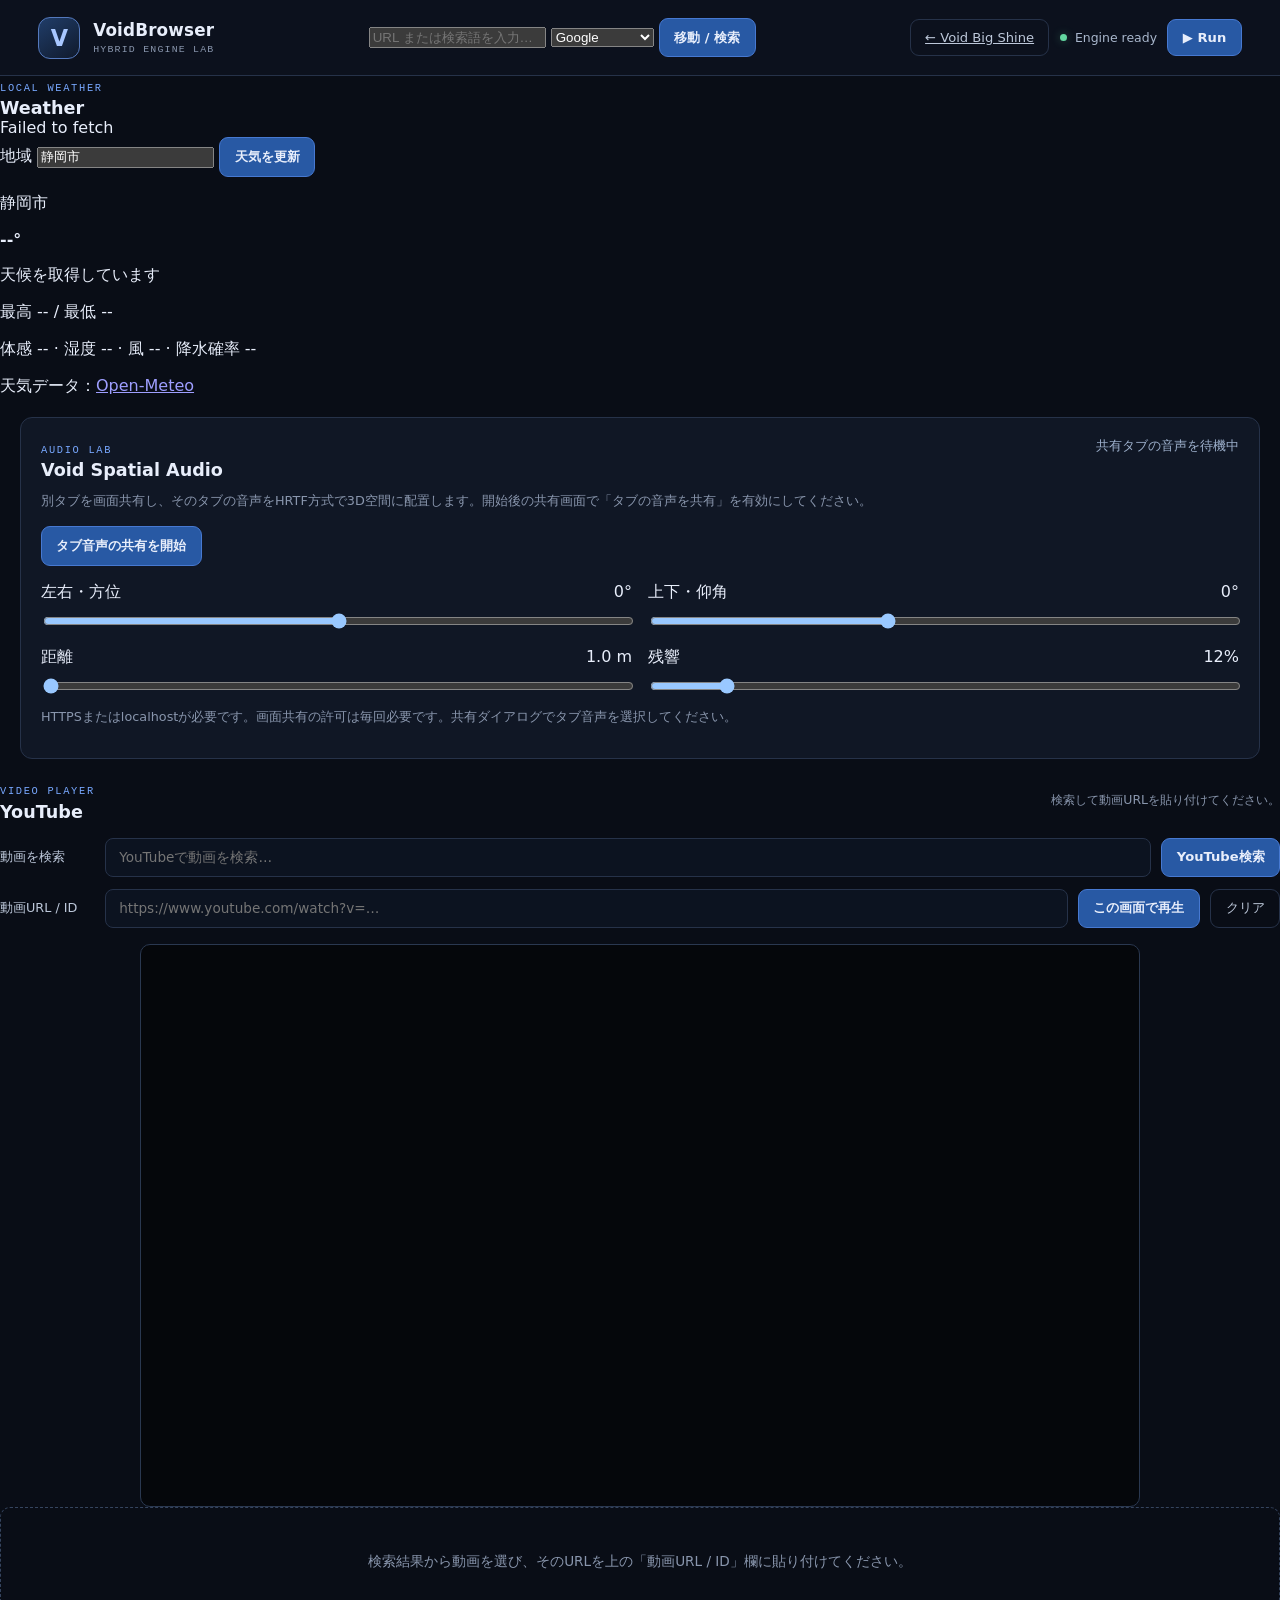
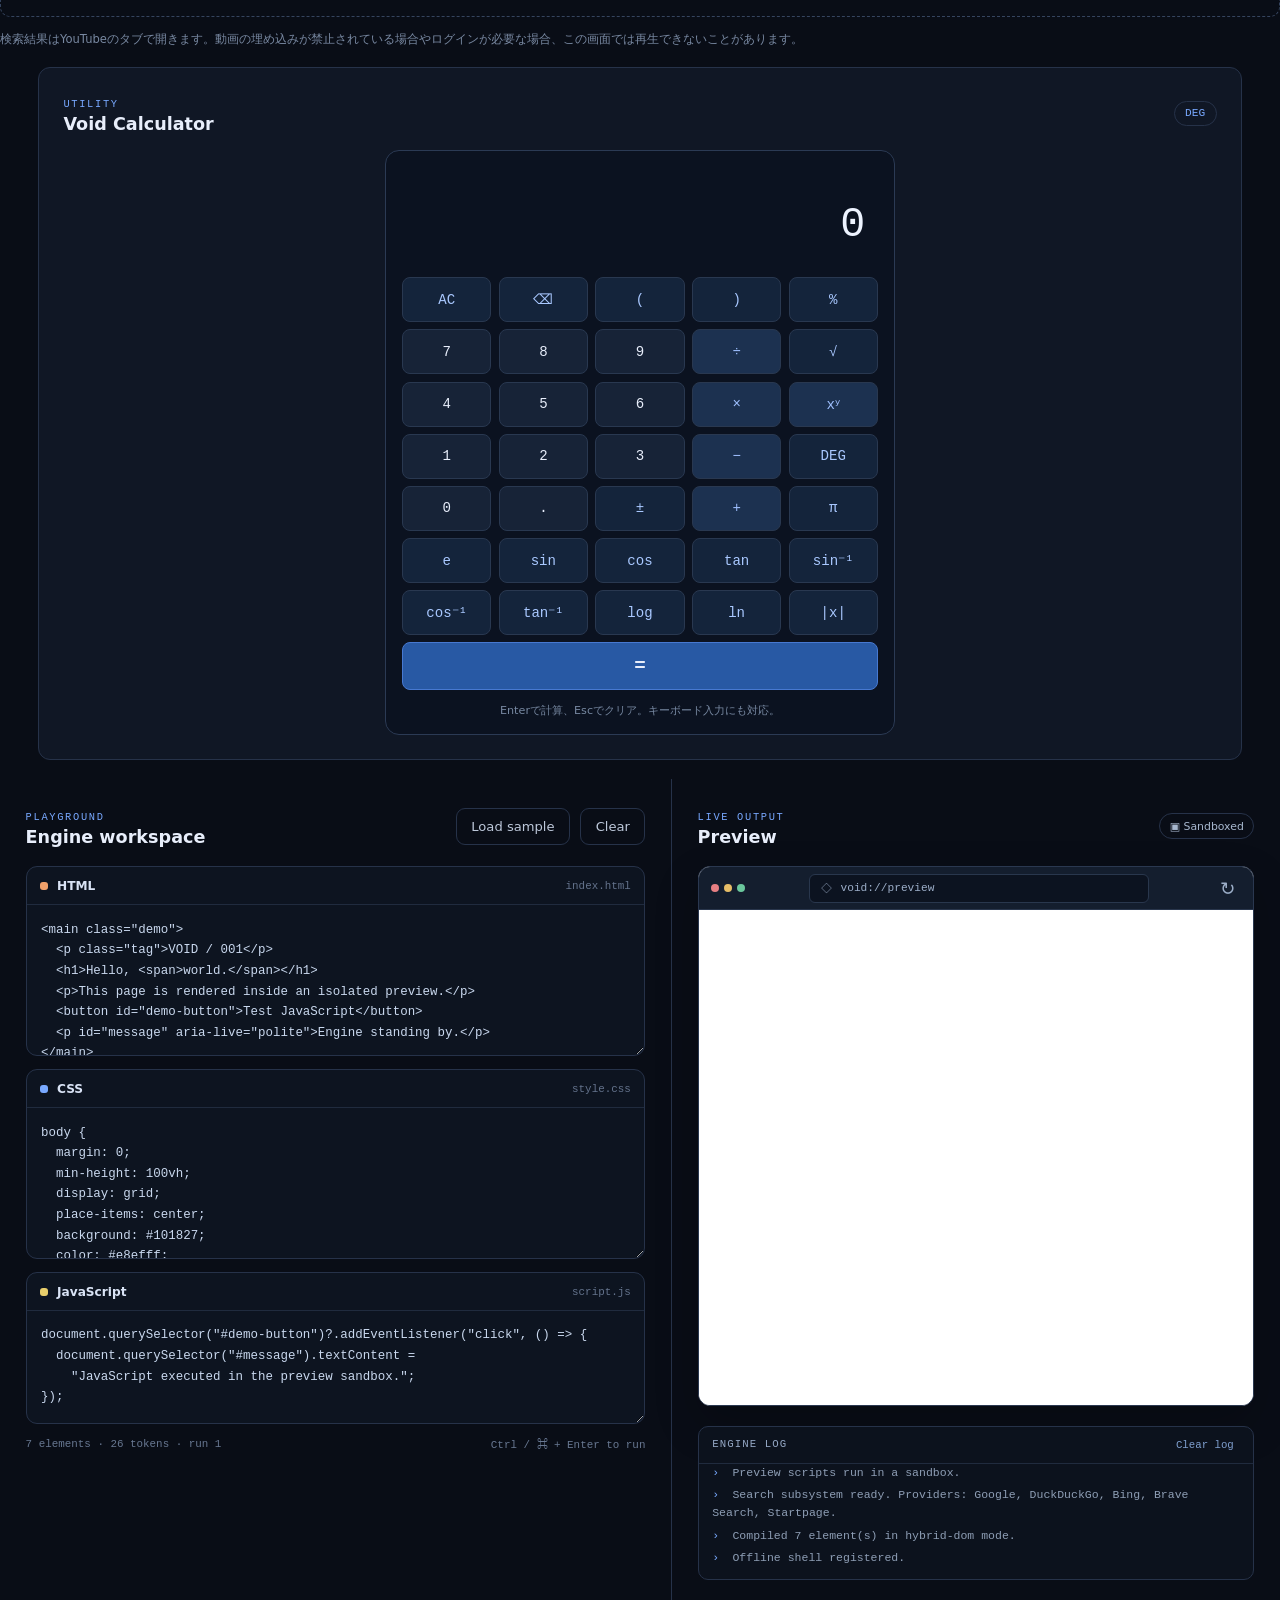
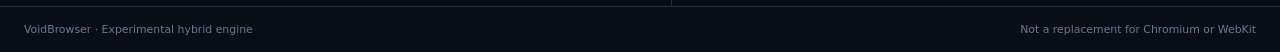
<file: apps/browser/index.html>
<!doctype html>
<html lang="ja">
<head>
  <meta charset="utf-8">
  <meta name="viewport" content="width=device-width, initial-scale=1">
  <meta name="theme-color" content="#090d16">
  <meta name="description" content="Void Big Shineに統合されたVoid Browser。検索、天気、動画、立体音響、計算、HTML/CSS/JS実験環境。">
  <link rel="manifest" href="./manifest.json">
  <link rel="icon" href="./icon.svg" type="image/svg+xml">
  <link rel="stylesheet" href="./style.css">
  <link rel="stylesheet" href="./spatial-audio.css">
  <title>Void Big Shine · Browser</title>
</head>
<body>
  <header class="topbar">
    <a class="brand" href="./" aria-label="VoidBrowser home">
      <span class="brand-mark">V</span>
      <span><strong>VoidBrowser</strong><small>HYBRID ENGINE LAB</small></span>
    </a>
    <form id="address-form" class="address-form" role="search" autocomplete="off">
      <input id="address-input" name="q" type="text" inputmode="url" aria-label="URLまたは検索語" placeholder="URL または検索語を入力…" spellcheck="false" autocapitalize="off" autocomplete="off" required>
      <select id="search-provider" aria-label="検索プロバイダー"></select>
      <button class="button button-primary" type="submit">移動 / 検索</button>
    </form>
    <div class="top-actions">
      <a class="button button-quiet" href="../../" aria-label="Void Big Shineへ戻る">← Void Big Shine</a>
      <span id="engine-status" class="status"><i></i> Engine ready</span>
      <button id="install-button" class="button button-quiet" hidden>Install app</button>
      <button id="run-button" class="button button-primary" title="Ctrl+Enter">▶ Run</button>
    </div>
  </header>

  <section id="weather-panel" class="weather-panel" aria-labelledby="weather-heading">
    <div class="weather-panel-heading">
      <div><span class="eyebrow">LOCAL WEATHER</span><h1 id="weather-heading">Weather</h1></div>
      <span id="weather-status" role="status">天気データを取得中…</span>
    </div>
    <form id="weather-form" class="weather-form" autocomplete="off">
      <label for="weather-city">地域</label>
      <input id="weather-city" name="city" type="search" placeholder="市区町村名（例：静岡市）" aria-label="天気を表示する地域" maxlength="100" required>
      <button id="weather-refresh" class="button button-primary" type="submit">天気を更新</button>
    </form>
    <div class="weather-current" aria-live="polite">
      <div><p id="weather-place">静岡市</p><strong id="weather-temperature">--°</strong><p id="weather-description">天候を取得しています</p></div>
      <div><p id="weather-high-low">最高 -- / 最低 --</p><p id="weather-details">体感 -- · 湿度 -- · 風 -- · 降水確率 --</p><small id="weather-updated"></small></div>
    </div>
    <p class="weather-attribution">天気データ：<a href="https://open-meteo.com/" target="_blank" rel="noopener noreferrer">Open-Meteo</a></p>
  </section>


  <section id="spatial-audio-panel" class="spatial-panel" aria-labelledby="spatial-heading">
    <div class="spatial-heading">
      <div><span class="eyebrow">AUDIO LAB</span><h2 id="spatial-heading">Void Spatial Audio</h2></div>
      <span id="spatial-status" role="status" aria-live="polite">共有タブの音声を待機中</span>
    </div>
    <p class="spatial-description">別タブを画面共有し、そのタブの音声をHRTF方式で3D空間に配置します。開始後の共有画面で「タブの音声を共有」を有効にしてください。</p>
    <div class="spatial-actions">
      <button id="spatial-start" class="button button-primary" type="button">タブ音声の共有を開始</button>
      <button id="spatial-stop" class="button button-quiet" type="button" hidden>共有を停止</button>
    </div>
    <div class="spatial-controls">
      <label class="spatial-control" for="spatial-azimuth"><span>左右・方位 <output id="spatial-azimuth-value">0°</output></span><input id="spatial-azimuth" type="range" min="-180" max="180" value="0"></label>
      <label class="spatial-control" for="spatial-elevation"><span>上下・仰角 <output id="spatial-elevation-value">0°</output></span><input id="spatial-elevation" type="range" min="-60" max="90" value="0"></label>
      <label class="spatial-control" for="spatial-distance"><span>距離 <output id="spatial-distance-value">1.0 m</output></span><input id="spatial-distance" type="range" min="1" max="20" step="0.5" value="1"></label>
      <label class="spatial-control" for="spatial-reverb"><span>残響 <output id="spatial-reverb-value">12%</output></span><input id="spatial-reverb" type="range" min="0" max="100" value="12"></label>
    </div>
    <p class="spatial-note">HTTPSまたはlocalhostが必要です。画面共有の許可は毎回必要です。共有ダイアログでタブ音声を選択してください。</p>
  </section>
  <section id="youtube-panel" class="youtube-panel" aria-labelledby="youtube-heading">
    <div class="youtube-heading">
      <div><span class="eyebrow">VIDEO PLAYER</span><h2 id="youtube-heading">YouTube</h2></div>
      <span id="youtube-status" role="status">検索して動画URLを貼り付けてください。</span>
    </div>
    <form id="youtube-search-form" class="youtube-controls" autocomplete="off">
      <label for="youtube-query">動画を検索</label>
      <input id="youtube-query" type="search" maxlength="200" placeholder="YouTubeで動画を検索…" required>
      <button class="button button-primary" type="submit">YouTube検索</button>
    </form>
    <form id="youtube-player-form" class="youtube-controls youtube-player-controls" autocomplete="off">
      <label for="youtube-url">動画URL / ID</label>
      <input id="youtube-url" type="text" inputmode="url" placeholder="https://www.youtube.com/watch?v=…" required>
      <button class="button button-primary" type="submit">この画面で再生</button>
      <button id="youtube-clear" class="button button-quiet" type="button">クリア</button>
    </form>
    <div id="youtube-player" class="youtube-player" aria-label="YouTube動画プレーヤー"></div>
    <div id="youtube-empty" class="youtube-empty">検索結果から動画を選び、そのURLを上の「動画URL / ID」欄に貼り付けてください。</div>
    <p class="youtube-note">検索結果はYouTubeのタブで開きます。動画の埋め込みが禁止されている場合やログインが必要な場合、この画面では再生できないことがあります。</p>
  </section>


  <section id="calculator-panel" class="calculator-panel" aria-labelledby="calculator-heading">
    <div class="calculator-heading">
      <div><span class="eyebrow">UTILITY</span><h2 id="calculator-heading">Void Calculator</h2></div>
      <span id="calculator-mode" class="calculator-mode">DEG</span>
    </div>
    <div class="calculator" role="group" aria-label="計算機">
      <div class="calculator-screen">
        <div id="calculator-expression" class="calculator-expression" aria-live="polite"></div>
        <output id="calculator-display" class="calculator-display" aria-live="polite" aria-label="計算結果">0</output>
      </div>
      <div class="calculator-keys">
        <button type="button" data-action="clear" class="calc-function">AC</button>
        <button type="button" data-action="backspace" class="calc-function">⌫</button>
        <button type="button" data-value="(" class="calc-function">(</button>
        <button type="button" data-value=")" class="calc-function">)</button>
        <button type="button" data-value="%" class="calc-function">%</button>
        <button type="button" data-value="7">7</button><button type="button" data-value="8">8</button><button type="button" data-value="9">9</button>
        <button type="button" data-value="/" class="calc-operator">÷</button>
        <button type="button" data-value="sqrt(" class="calc-function">√</button>
        <button type="button" data-value="4">4</button><button type="button" data-value="5">5</button><button type="button" data-value="6">6</button>
        <button type="button" data-value="*" class="calc-operator">×</button>
        <button type="button" data-value="^" class="calc-operator">xʸ</button>
        <button type="button" data-value="1">1</button><button type="button" data-value="2">2</button><button type="button" data-value="3">3</button>
        <button type="button" data-value="-" class="calc-operator">−</button>
        <button type="button" data-action="angle" class="calc-function">DEG</button>
        <button type="button" data-value="0">0</button><button type="button" data-value=".">.</button>
        <button type="button" data-action="sign" class="calc-function">±</button>
        <button type="button" data-value="+" class="calc-operator">+</button>
        <button type="button" data-value="pi" class="calc-function">π</button>
        <button type="button" data-value="e" class="calc-function">e</button>
        <button type="button" data-value="sin(" class="calc-function">sin</button>
        <button type="button" data-value="cos(" class="calc-function">cos</button>
        <button type="button" data-value="tan(" class="calc-function">tan</button>
        <button type="button" data-value="asin(" class="calc-function">sin⁻¹</button>
        <button type="button" data-value="acos(" class="calc-function">cos⁻¹</button>
        <button type="button" data-value="atan(" class="calc-function">tan⁻¹</button>
        <button type="button" data-value="log(" class="calc-function">log</button>
        <button type="button" data-value="ln(" class="calc-function">ln</button>
        <button type="button" data-value="abs(" class="calc-function">|x|</button>
        <button type="button" data-action="equals" class="calc-equals">=</button>
      </div>
      <p class="calculator-hint">Enterで計算、Escでクリア。キーボード入力にも対応。</p>
    </div>
  </section>

  <main class="workspace">
    <section class="editor-panel" aria-label="Code editor">
      <div class="panel-heading">
        <div><span class="eyebrow">PLAYGROUND</span><h1>Engine workspace</h1></div>
        <div class="editor-actions">
          <button id="sample-button" class="button button-quiet">Load sample</button>
          <button id="clear-button" class="button button-quiet">Clear</button>
        </div>
      </div>
      <div class="editors">
        <section class="editor-card">
          <div class="editor-title"><span class="file-dot html-dot"></span>HTML <span class="file-ext">index.html</span></div>
          <textarea id="html-input" spellcheck="false" autocapitalize="off" autocomplete="off" aria-label="HTML source"><main class="demo">
  <p class="tag">VOID / 001</p>
  <h1>Hello, <span>world.</span></h1>
  <p>This page is rendered inside an isolated preview.</p>
  <button id="demo-button">Test JavaScript</button>
  <p id="message" aria-live="polite">Engine standing by.</p>
</main></textarea>
        </section>
        <section class="editor-card">
          <div class="editor-title"><span class="file-dot css-dot"></span>CSS <span class="file-ext">style.css</span></div>
          <textarea id="css-input" spellcheck="false" autocapitalize="off" autocomplete="off" aria-label="CSS source">body {
  margin: 0;
  min-height: 100vh;
  display: grid;
  place-items: center;
  background: #101827;
  color: #e8efff;
  font: 16px system-ui, sans-serif;
}
.demo { max-width: 34rem; padding: 2rem; }
.tag { color: #76a9ff; letter-spacing: .2em; font-size: .75rem; }
h1 { font-size: clamp(2.5rem, 8vw, 5rem); margin: .2em 0; }
h1 span { color: #79aaff; }
button {
  border: 1px solid #547bbd;
  border-radius: 10px;
  padding: .75rem 1rem;
  background: #1c3153;
  color: white;
  cursor: pointer;
}
button:hover { background: #294674; }</textarea>
        </section>
        <section class="editor-card editor-card-js">
          <div class="editor-title"><span class="file-dot js-dot"></span>JavaScript <span class="file-ext">script.js</span></div>
          <textarea id="js-input" spellcheck="false" autocapitalize="off" autocomplete="off" aria-label="JavaScript source">document.querySelector("#demo-button")?.addEventListener("click", () => {
  document.querySelector("#message").textContent =
    "JavaScript executed in the preview sandbox.";
});</textarea>
        </section>
      </div>
      <footer class="editor-footer"><span id="source-stats">HTML · CSS · JS</span><span>Ctrl / ⌘ + Enter to run</span></footer>
    </section>

    <section class="preview-panel" aria-label="Preview">
      <div class="preview-heading">
        <div><span class="eyebrow">LIVE OUTPUT</span><h2>Preview</h2></div>
        <span class="preview-lock">▣ Sandboxed</span>
      </div>
      <div class="preview-frame-wrap">
        <div class="browser-chrome">
          <div class="window-dots"><i></i><i></i><i></i></div>
          <div class="address-bar"><span>◇</span> void://preview</div>
          <button id="refresh-button" class="refresh-button" aria-label="Refresh preview" title="Refresh preview">↻</button>
        </div>
        <iframe id="preview" title="VoidBrowser page preview" sandbox="allow-scripts" referrerpolicy="no-referrer"></iframe>
      </div>
      <div class="console-panel">
        <div class="console-heading"><span>ENGINE LOG</span><button id="clear-log-button" class="text-button">Clear log</button></div>
        <div id="engine-log" class="console-output" role="log" aria-live="polite"><p><span class="log-mark">›</span> VoidBrowser initialized.</p><p><span class="log-mark">›</span> Preview scripts run in a sandbox.</p></div>
      </div>
    </section>
  </main>
  <footer class="site-footer"><span>VoidBrowser · Experimental hybrid engine</span><span>Not a replacement for Chromium or WebKit</span></footer>
  <script src="./core/search.js"></script>
  <script src="./features/weather.js"></script>
  <script src="./features/youtube.js"></script>
  <script src="./features/spatial-audio.js"></script>
  <script src="./features/calculator.js"></script>
  <script src="./core/engine.js"></script>
  <script src="./app.js"></script>
</body>
</html>
</file>
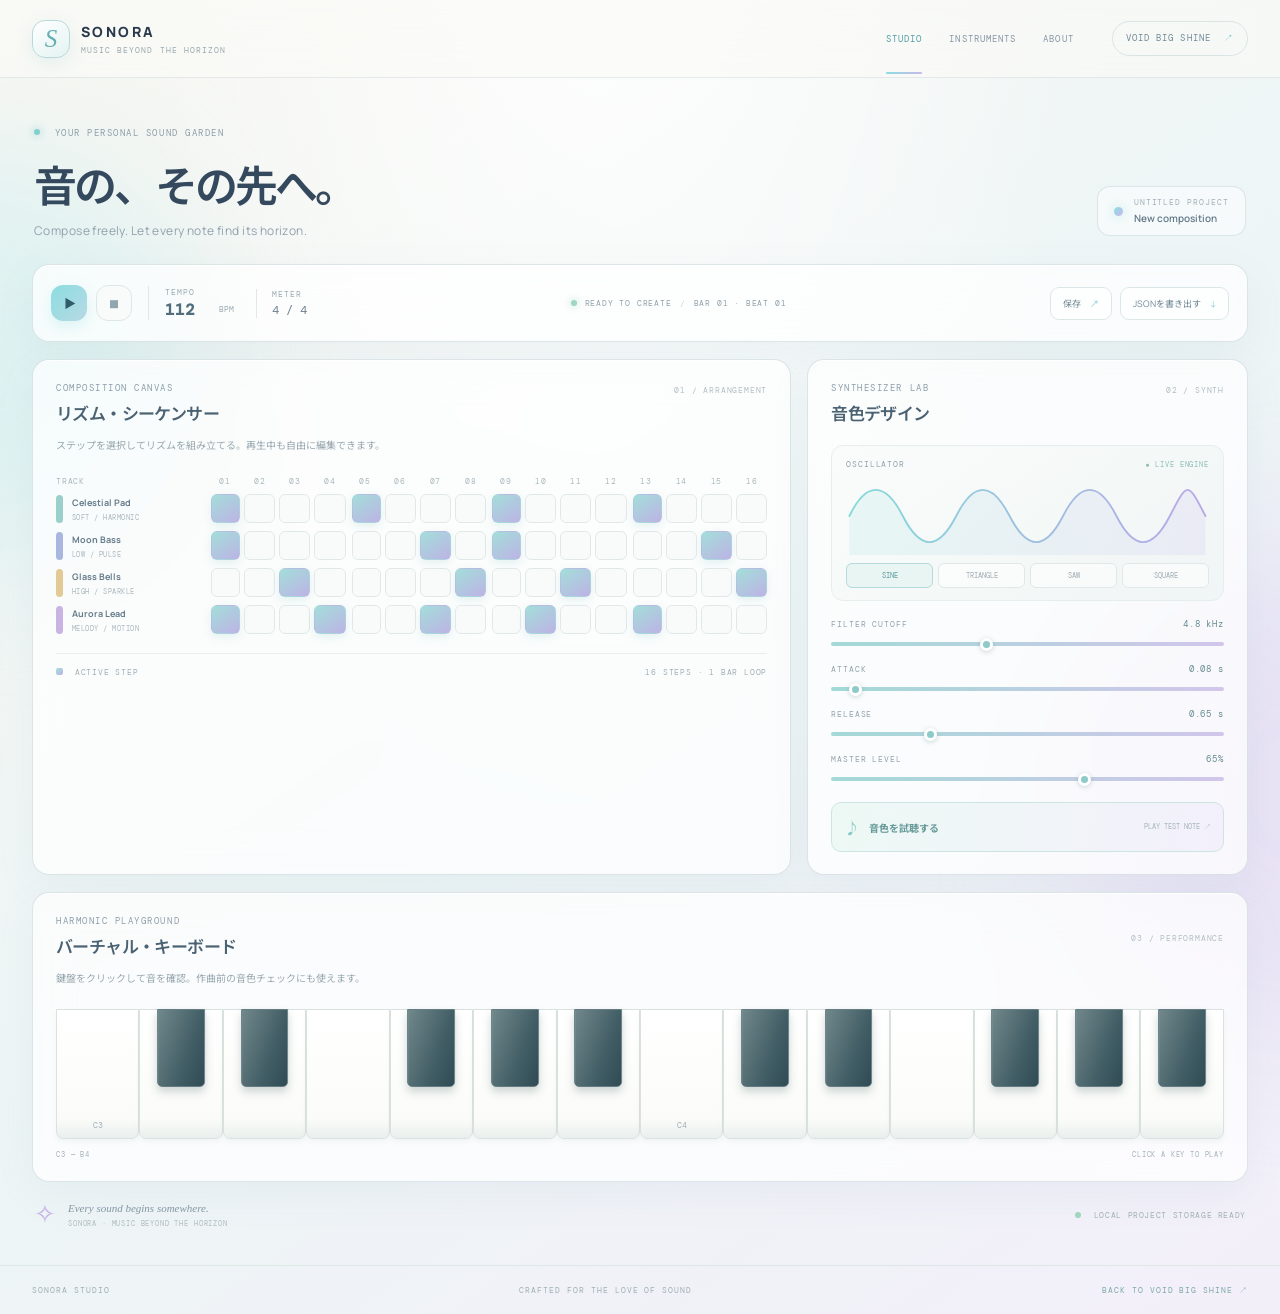
<file: apps/sonora/index.html>
<!doctype html>
<html lang="ja">
<head>
  <meta charset="UTF-8">
  <meta name="viewport" content="width=device-width, initial-scale=1">
  <meta name="theme-color" content="#f8f7f2">
  <meta name="description" content="SONORA - A paradise for sound creation. Browser-native music studio.">
  <meta name="mobile-web-app-capable" content="yes">
  <meta name="apple-mobile-web-app-capable" content="yes">
  <link rel="manifest" href="./manifest.webmanifest">
  <link rel="icon" href="./assets/sonora-icon.svg" type="image/svg+xml">
  <link rel="stylesheet" href="./css/sonora.css">
  <title>SONORA | Music Beyond The Horizon</title>
  <script type="module" src="./js/app.js"></script>
</head>
<body>
  <div class="sky-glow sky-glow-a"></div>
  <div class="sky-glow sky-glow-b"></div>
  <header class="topbar">
    <a class="brand" href="./" aria-label="SONORA home">
      <span class="brand-symbol">S</span>
      <span class="brand-copy">SONORA<small>MUSIC BEYOND THE HORIZON</small></span>
    </a>
    <nav class="top-nav" aria-label="Studio navigation">
      <a href="#studio" class="nav-active">STUDIO</a>
      <a href="#instruments">INSTRUMENTS</a>
      <a href="#about">ABOUT</a>
    </nav>
    <a class="exit-link" href="../../">VOID BIG SHINE <span>↗</span></a>
  </header>

  <main class="workspace" id="studio">
    <section class="welcome-row">
      <div>
        <p class="eyebrow"><span class="eyebrow-dot"></span> YOUR PERSONAL SOUND GARDEN</p>
        <h1>音の、その先へ。</h1>
        <p class="welcome-copy">Compose freely. Let every note find its horizon.</p>
      </div>
      <div class="project-chip"><span class="chip-orb"></span><span><small>UNTITLED PROJECT</small><b>New composition</b></span></div>
    </section>

    <section class="transport glass-panel" aria-label="Playback controls">
      <div class="transport-main">
        <button class="transport-button play-button" id="play-button" type="button" aria-label="再生"><span class="play-glyph">▶</span></button>
        <button class="transport-button stop-button" id="stop-button" type="button" aria-label="停止">■</button>
        <div class="transport-divider"></div>
        <div class="tempo-control">
          <label for="tempo">TEMPO</label>
          <div><input id="tempo" type="number" min="40" max="240" value="112"><span>BPM</span></div>
        </div>
        <div class="meter-control"><span class="meter-label">METER</span><b>4 / 4</b></div>
      </div>
      <div class="transport-status"><span class="status-light"></span><span id="playback-status">READY TO CREATE</span><span class="status-divider">/</span><span id="step-display">BAR 01 · BEAT 01</span></div>
      <div class="transport-actions">
        <button class="soft-button" id="save-button" type="button">保存 <span>↗</span></button>
        <button class="soft-button export-button" id="export-button" type="button">JSONを書き出す <span>↓</span></button>
      </div>
    </section>

    <div class="studio-grid">
      <section class="arrangement glass-panel" aria-labelledby="arrangement-title">
        <div class="panel-heading">
          <div><p class="eyebrow">COMPOSITION CANVAS</p><h2 id="arrangement-title">リズム・シーケンサー</h2></div>
          <span class="panel-index">01 / ARRANGEMENT</span>
        </div>
        <p class="panel-description">ステップを選択してリズムを組み立てる。再生中も自由に編集できます。</p>
        <div class="step-ruler" aria-hidden="true"><span>TRACK</span><div id="step-ruler"></div></div>
        <div class="sequencer" id="sequencer">
          <div class="track-row" data-track="pad"><div class="track-name"><span class="track-color pad-color"></span><span><b>Celestial Pad</b><small>SOFT / HARMONIC</small></span></div><div class="step-grid" data-pattern="pad"></div></div>
          <div class="track-row" data-track="bass"><div class="track-name"><span class="track-color bass-color"></span><span><b>Moon Bass</b><small>LOW / PULSE</small></span></div><div class="step-grid" data-pattern="bass"></div></div>
          <div class="track-row" data-track="bell"><div class="track-name"><span class="track-color bell-color"></span><span><b>Glass Bells</b><small>HIGH / SPARKLE</small></span></div><div class="step-grid" data-pattern="bell"></div></div>
          <div class="track-row" data-track="lead"><div class="track-name"><span class="track-color lead-color"></span><span><b>Aurora Lead</b><small>MELODY / MOTION</small></span></div><div class="step-grid" data-pattern="lead"></div></div>
        </div>
        <div class="sequencer-footer"><span><i class="legend-dot"></i> ACTIVE STEP</span><span>16 STEPS · 1 BAR LOOP</span></div>
      </section>

      <section class="instrument glass-panel" id="instruments" aria-labelledby="instrument-title">
        <div class="panel-heading">
          <div><p class="eyebrow">SYNTHESIZER LAB</p><h2 id="instrument-title">音色デザイン</h2></div>
          <span class="panel-index">02 / SYNTH</span>
        </div>
        <div class="instrument-display">
          <div class="wave-title"><span>OSCILLATOR</span><span class="wave-live">● LIVE ENGINE</span></div>
          <svg class="waveform" viewBox="0 0 420 92" role="img" aria-label="Oscillator waveform preview">
            <defs><linearGradient id="wave-fill" x1="0" y1="0" x2="1" y2="0"><stop offset="0" stop-color="#83d9d8"/><stop offset="1" stop-color="#b9a8e9"/></linearGradient></defs>
            <path class="wave-area" d="M0 46 C20 5 42 5 63 46 S105 87 126 46 S168 5 189 46 S231 87 252 46 S294 5 315 46 S357 87 378 46 S399 5 420 46 L420 92 L0 92Z"/>
            <path class="wave-line" d="M0 46 C20 5 42 5 63 46 S105 87 126 46 S168 5 189 46 S231 87 252 46 S294 5 315 46 S357 87 378 46 S399 5 420 46"/>
          </svg>
          <div class="wave-select" role="group" aria-label="波形">
            <button class="wave-option active" data-wave="sine" type="button">SINE</button>
            <button class="wave-option" data-wave="triangle" type="button">TRIANGLE</button>
            <button class="wave-option" data-wave="sawtooth" type="button">SAW</button>
            <button class="wave-option" data-wave="square" type="button">SQUARE</button>
          </div>
        </div>

        <div class="control-section">
          <div class="control-heading"><span>FILTER CUTOFF</span><output id="cutoff-value">4.8 kHz</output></div>
          <input class="range-input" id="cutoff" type="range" min="180" max="12000" value="4800" step="20">
        </div>
        <div class="control-section">
          <div class="control-heading"><span>ATTACK</span><output id="attack-value">0.08 s</output></div>
          <input class="range-input" id="attack" type="range" min="0.01" max="1.5" value="0.08" step="0.01">
        </div>
        <div class="control-section">
          <div class="control-heading"><span>RELEASE</span><output id="release-value">0.65 s</output></div>
          <input class="range-input" id="release" type="range" min="0.05" max="2.5" value="0.65" step="0.05">
        </div>
        <div class="control-section volume-control">
          <div class="control-heading"><span>MASTER LEVEL</span><output id="volume-value">65%</output></div>
          <input class="range-input" id="volume" type="range" min="0" max="1" value="0.65" step="0.01">
        </div>
        <button class="preview-button" id="preview-button" type="button"><span>♪</span> 音色を試聴する <i>PLAY TEST NOTE ↗</i></button>
      </section>
    </div>

    <section class="keyboard-panel glass-panel">
      <div class="panel-heading keyboard-heading">
        <div><p class="eyebrow">HARMONIC PLAYGROUND</p><h2>バーチャル・キーボード</h2></div>
        <span class="panel-index">03 / PERFORMANCE</span>
      </div>
      <p class="panel-description">鍵盤をクリックして音を確認。作曲前の音色チェックにも使えます。</p>
      <div class="keyboard" id="keyboard" aria-label="Virtual piano keyboard"></div>
      <div class="keyboard-caption"><span>C3 — B4</span><span>CLICK A KEY TO PLAY</span></div>
    </section>

    <section class="bottom-row" id="about">
      <div class="quote-card">
        <span class="quote-mark">✧</span>
        <div><p>Every sound begins somewhere.</p><small>SONORA · MUSIC BEYOND THE HORIZON</small></div>
      </div>
      <div class="save-state" id="save-state" aria-live="polite"><span class="save-dot"></span> LOCAL PROJECT STORAGE READY</div>
    </section>
  </main>
  <footer><span>SONORA STUDIO</span><span>CRAFTED FOR THE LOVE OF SOUND</span><a href="../../">BACK TO VOID BIG SHINE ↗</a></footer>
  <script>
    if ("serviceWorker" in navigator) {
      window.addEventListener("load", () => {
        navigator.serviceWorker.register("./service-worker.js", { scope: "./" }).catch(error => console.error("SONORA service worker:", error));
      });
    }
  </script>
</body>
</html>
</file>
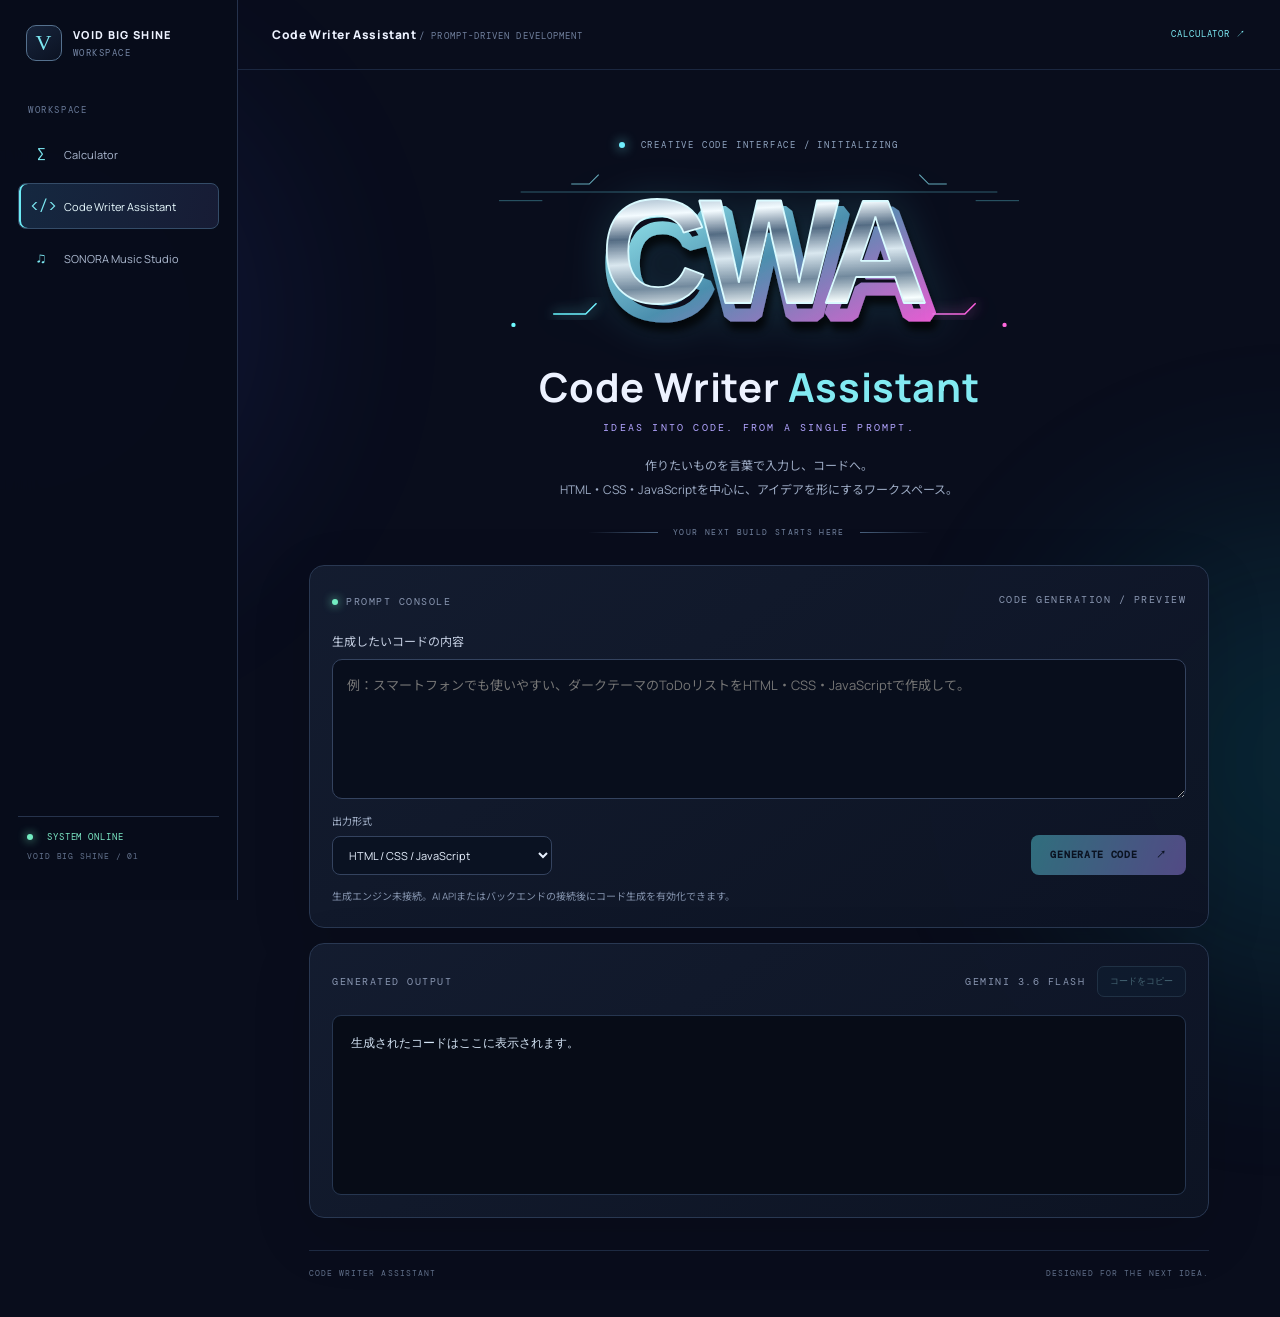
<file: code_assistant.html>
<!doctype html>
<html lang="ja">
<head>
  <meta charset="UTF-8">
  <meta name="viewport" content="width=device-width, initial-scale=1">
  <meta name="theme-color" content="#090d1c">
  <meta name="description" content="Code Writer Assistant - プロンプトからコードを作成するためのワークスペース。">
  <link rel="manifest" href="./manifest.webmanifest">
  <link rel="icon" href="./icons/icon.svg" type="image/svg+xml">
  <title>Code Writer Assistant</title>
  <link rel="stylesheet" href="./style.css">
  <link rel="stylesheet" href="./code_assistant.css">
  <script defer src="./code_assistant.js"></script>
  <script>
    if ("serviceWorker" in navigator) {
      window.addEventListener("load", () => {
        navigator.serviceWorker.register("./service-worker.js").catch(console.error);
      });
    }
  </script>
</head>
<body class="cwa-page">
  <div class="ambient ambient-one"></div>
  <div class="ambient ambient-two"></div>
  <aside class="app-sidebar" aria-label="メインナビゲーション">
    <a class="sidebar-brand" href="./"><span class="sidebar-mark">V</span><span>VOID BIG SHINE<small>WORKSPACE</small></span></a>
    <p class="sidebar-label">WORKSPACE</p>
    <a class="sidebar-link" href="./"><span class="sidebar-icon">∑</span>Calculator</a>
    <a class="sidebar-link active" href="./code_assistant.html" aria-current="page"><span class="sidebar-icon">&lt;/&gt;</span>Code Writer Assistant</a>
    <a class="sidebar-link" href="./apps/sonora/"><span class="sidebar-icon">♫</span>SONORA Music Studio</a>
    <div class="sidebar-bottom"><span class="sidebar-status"></span> SYSTEM ONLINE <small>VOID BIG SHINE / 01</small></div>
  </aside>

  <header class="topbar cwa-topbar">
    <div class="cwa-title">Code Writer Assistant <span> / PROMPT-DRIVEN DEVELOPMENT</span></div>
    <a class="back-link" href="./">CALCULATOR ↗</a>
  </header>

  <main class="cwa-main">
    <section class="cwa-hero">
      <p class="cwa-kicker"><span></span> CREATIVE CODE INTERFACE / INITIALIZING</p>
      <div class="cwa-logo-wrap" aria-label="CWA">
        <svg class="cwa-logo" viewBox="0 0 900 270" role="img" aria-labelledby="cwa-logo-title cwa-logo-desc" xmlns="http://www.w3.org/2000/svg">
          <title id="cwa-logo-title">CWA</title>
          <desc id="cwa-logo-desc">金属質の立体文字とシアン・マゼンタの発光を組み合わせたCWAロゴ。</desc>
          <defs>
            <linearGradient id="cwa-metal" x1="0" y1="0" x2="0.12" y2="1">
              <stop offset="0" stop-color="#ffffff"/>
              <stop offset=".14" stop-color="#8fa8bd"/>
              <stop offset=".29" stop-color="#f3fbff"/>
              <stop offset=".43" stop-color="#536b83"/>
              <stop offset=".58" stop-color="#d9e7ef"/>
              <stop offset=".73" stop-color="#71899d"/>
              <stop offset=".88" stop-color="#f8ffff"/>
              <stop offset="1" stop-color="#61788d"/>
            </linearGradient>
            <linearGradient id="cwa-edge" x1="0" y1="0" x2="1" y2="1">
              <stop offset="0" stop-color="#a9ffff"/>
              <stop offset=".48" stop-color="#4c8fae"/>
              <stop offset="1" stop-color="#ff55d8"/>
            </linearGradient>
            <linearGradient id="cwa-glow" x1="0" y1="0" x2="1" y2="0">
              <stop offset="0" stop-color="#65f7ff"/>
              <stop offset=".55" stop-color="#a7dfff"/>
              <stop offset="1" stop-color="#ff5cdd"/>
            </linearGradient>
            <filter id="cwa-neon" x="-30%" y="-50%" width="160%" height="200%">
              <feGaussianBlur stdDeviation="9" result="blur"/>
              <feMerge><feMergeNode in="blur"/><feMergeNode in="SourceGraphic"/></feMerge>
            </filter>
            <filter id="cwa-shadow" x="-20%" y="-30%" width="140%" height="170%">
              <feGaussianBlur in="SourceAlpha" stdDeviation="5" result="shadow"/>
              <feOffset dy="13" dx="4" result="offset"/>
              <feComponentTransfer><feFuncA type="linear" slope=".72"/></feComponentTransfer>
              <feMerge><feMergeNode/><feMergeNode in="SourceGraphic"/></feMerge>
            </filter>
            <pattern id="cwa-scan" width="5" height="5" patternUnits="userSpaceOnUse">
              <path d="M0 4.5H5" stroke="#ffffff" stroke-opacity=".12" stroke-width=".7"/>
            </pattern>
          </defs>
          <path d="M70 220H830" stroke="url(#cwa-glow)" stroke-width="1.5" opacity=".75" filter="url(#cwa-neon)"/>
          <path d="M120 36H780M90 48H150M750 48H810" stroke="#70eaff" stroke-opacity=".5" stroke-width="1"/>
          <g font-family="Arial Black, Impact, sans-serif" font-size="205" font-weight="900" letter-spacing="-12" text-anchor="middle" filter="url(#cwa-shadow)">
            <text x="452" y="198" fill="#07101d" stroke="url(#cwa-edge)" stroke-width="18" stroke-linejoin="bevel" transform="translate(7 8)">CWA</text>
            <text x="452" y="190" fill="url(#cwa-metal)" stroke="#d9faff" stroke-width="2.5" stroke-linejoin="bevel">CWA</text>
            <text x="452" y="190" fill="url(#cwa-scan)" opacity=".34">CWA</text>
          </g>
          <path d="M165 205L210 205 225 190M690 205H735L750 190" fill="none" stroke="url(#cwa-glow)" stroke-width="2" filter="url(#cwa-neon)"/>
          <circle cx="110" cy="220" r="3" fill="#6ffaff"/><circle cx="790" cy="220" r="3" fill="#ff68dc"/>
          <path d="M190 25L215 25 228 12M710 25H685L672 12" fill="none" stroke="#8deeff" stroke-width="1.5" opacity=".7"/>
        </svg>
      </div>
      <h1>Code Writer <span>Assistant</span></h1>
      <p class="cwa-subtitle">IDEAS INTO CODE. FROM A SINGLE PROMPT.</p>
      <p class="cwa-description">作りたいものを言葉で入力し、コードへ。<br>HTML・CSS・JavaScriptを中心に、アイデアを形にするワークスペース。</p>
      <div class="cwa-divider"><span></span><i>YOUR NEXT BUILD STARTS HERE</i><span></span></div>
    </section>

    <section class="prompt-panel">
      <div class="prompt-panel-heading"><div><span class="prompt-live"></span><span class="eyebrow">PROMPT CONSOLE</span></div><span class="engine-label">CODE GENERATION / PREVIEW</span></div>
      <label for="code-prompt" class="field-label">生成したいコードの内容</label>
      <textarea id="code-prompt" rows="5" placeholder="例：スマートフォンでも使いやすい、ダークテーマのToDoリストをHTML・CSS・JavaScriptで作成して。"></textarea>
      <div class="prompt-controls">
        <label class="language-select-label" for="code-language">出力形式
          <select id="code-language">
            <option value="html">HTML / CSS / JavaScript</option>
            <option value="javascript">JavaScript</option>
            <option value="css">CSS</option>
            <option value="python">Python</option>
            <option value="other">その他・指定する</option>
          </select>
        </label>
        <button id="generate-code" class="generate-button" type="button" disabled>GENERATE CODE <span>↗</span></button>
      </div>
      <p class="cwa-notice" id="generation-status" aria-live="polite">生成エンジン未接続。AI APIまたはバックエンドの接続後にコード生成を有効化できます。</p>
    </section>

    <section class="cwa-output-panel">
      <div class="output-heading"><span class="eyebrow">GENERATED OUTPUT</span><div class="output-actions"><span class="engine-label" id="output-model">GEMINI 3.6 FLASH</span><button id="copy-code" class="copy-button" type="button" disabled>コードをコピー</button></div></div>
      <pre class="output-code" id="output-code" aria-live="polite"><code>生成されたコードはここに表示されます。</code></pre>
    </section>
    <footer class="cwa-footer"><span>CODE WRITER ASSISTANT</span><span>DESIGNED FOR THE NEXT IDEA.</span></footer>
  </main>
</body>
</html>
</file>
<file: apps/browser/style.css>
:root {
  color-scheme: dark;
  --bg: #090d16;
  --panel: #101725;
  --panel-raised: #141e30;
  --border: #263249;
  --text: #e8eefb;
  --muted: #8996ad;
  --blue: #78a8ff;
  --mono: "SFMono-Regular", Consolas, "Liberation Mono", monospace;
  font-family: Inter, ui-sans-serif, system-ui, -apple-system, BlinkMacSystemFont, "Segoe UI", sans-serif;
}
* { box-sizing: border-box; }
body { margin: 0; min-height: 100vh; background: var(--bg); color: var(--text); }
button, textarea { font: inherit; }
button { color: inherit; }
.topbar { min-height: 76px; display: flex; align-items: center; justify-content: space-between; gap: 1rem; padding: 1rem clamp(1rem, 3vw, 2.5rem); border-bottom: 1px solid var(--border); background: #0c111d; }
.brand { display: flex; align-items: center; gap: .8rem; color: inherit; text-decoration: none; }
.brand-mark { display: grid; place-items: center; width: 42px; height: 42px; border: 1px solid #5479bd; border-radius: 12px; background: linear-gradient(145deg, #203d69, #101a2c); color: #a8c7ff; font-size: 1.4rem; font-weight: 800; }
.brand strong, .brand small { display: block; }
.brand strong { font-size: 1.05rem; letter-spacing: .01em; }
.brand small { margin-top: .2rem; color: var(--muted); font: .62rem var(--mono); letter-spacing: .12em; }
.top-actions, .editor-actions { display: flex; align-items: center; gap: .65rem; }
.status { display: flex; align-items: center; gap: .5rem; color: #a9b7cc; font-size: .78rem; }
.status i { width: 7px; height: 7px; border-radius: 50%; background: #63d7a0; box-shadow: 0 0 10px #63d7a055; }
.button { border: 1px solid var(--border); border-radius: 9px; padding: .62rem .9rem; background: var(--panel-raised); cursor: pointer; font-size: .82rem; transition: background .15s, border-color .15s; }
.button:hover { border-color: #526b94; background: #1a2940; }
.button-primary { border-color: #4779d1; background: #2859a4; font-weight: 700; }
.button-primary:hover { background: #326bc1; }
.button-quiet { color: #bdc8da; background: transparent; }
.workspace { display: grid; grid-template-columns: minmax(0, 1.05fr) minmax(360px, .95fr); min-height: calc(100vh - 126px); }
.editor-panel, .preview-panel { min-width: 0; padding: clamp(1rem, 2vw, 1.65rem); }
.editor-panel { border-right: 1px solid var(--border); }
.panel-heading, .preview-heading { display: flex; align-items: center; justify-content: space-between; gap: 1rem; margin-bottom: 1.2rem; }
h1, h2 { margin: .2rem 0 0; font-size: 1.1rem; font-weight: 650; }
.eyebrow { color: var(--blue); font: .65rem var(--mono); letter-spacing: .16em; }
.editors { display: grid; grid-template-rows: minmax(190px, 1fr) minmax(190px, 1fr) minmax(145px, .8fr); gap: .8rem; }
.editor-card { display: flex; flex-direction: column; min-height: 0; overflow: hidden; border: 1px solid var(--border); border-radius: 11px; background: #0d1420; }
.editor-title { display: flex; align-items: center; gap: .55rem; min-height: 38px; padding: 0 .85rem; border-bottom: 1px solid #202b3e; color: #d9e3f5; font-size: .76rem; font-weight: 650; }
.file-dot { width: 8px; height: 8px; border-radius: 3px; }
.html-dot { background: #f0a16b; } .css-dot { background: #79a9ff; } .js-dot { background: #e8ce6b; }
.file-ext { margin-left: auto; color: #64738c; font: .68rem var(--mono); font-weight: 400; }
textarea { display: block; width: 100%; min-height: 0; flex: 1; resize: vertical; border: 0; outline: 0; padding: .9rem; background: transparent; color: #c9d8ee; font: .78rem/1.65 var(--mono); tab-size: 2; white-space: pre; }
textarea:focus { box-shadow: inset 0 0 0 1px #385b8c; }
.editor-footer { display: flex; justify-content: space-between; gap: 1rem; padding-top: .9rem; color: #687892; font: .68rem var(--mono); }
.preview-lock { color: #a8b8cf; border: 1px solid var(--border); border-radius: 999px; padding: .35rem .6rem; font-size: .68rem; }
.preview-frame-wrap { overflow: hidden; border: 1px solid #2a3850; border-radius: 12px; background: white; box-shadow: 0 18px 45px #0003; }
.browser-chrome { height: 43px; display: flex; align-items: center; gap: .8rem; padding: 0 .75rem; background: #141e2e; border-bottom: 1px solid #29364c; }
.window-dots { display: flex; gap: 5px; }
.window-dots i { width: 8px; height: 8px; border-radius: 50%; background: #64748b; }
.window-dots i:first-child { background: #e77f83; } .window-dots i:nth-child(2) { background: #e6bd67; } .window-dots i:nth-child(3) { background: #6ac79c; }
.address-bar { display: flex; align-items: center; gap: .5rem; flex: 1; max-width: 340px; margin: auto; padding: .38rem .7rem; border: 1px solid #29374d; border-radius: 6px; background: #0c1320; color: #9caec8; font: .7rem var(--mono); }
.refresh-button { border: 0; background: transparent; color: #9caec8; cursor: pointer; font-size: 1.15rem; }
#preview { display: block; width: 100%; height: min(55vh, 550px); min-height: 310px; border: 0; background: white; }
.console-panel { margin-top: 1.2rem; border: 1px solid var(--border); border-radius: 10px; overflow: hidden; background: #0c121d; }
.console-heading { display: flex; justify-content: space-between; padding: .7rem .85rem; border-bottom: 1px solid #202b3e; color: #94a7c4; font: .67rem var(--mono); letter-spacing: .1em; }
.text-button { border: 0; background: transparent; color: #7f9fcf; cursor: pointer; font: inherit; letter-spacing: normal; }
.console-output { max-height: 115px; overflow: auto; padding: .45rem .85rem; color: #8e9eb5; font: .72rem/1.6 var(--mono); }
.console-output p { margin: .25rem 0; overflow-wrap: anywhere; }
.log-mark { color: #79aaff; margin-right: .4rem; }
.log-error { color: #ff9999; }
.site-footer { display: flex; justify-content: space-between; gap: 1rem; padding: 1rem 1.5rem; border-top: 1px solid var(--border); color: #697991; font-size: .68rem; }
[hidden] { display: none !important; }
@media (min-width: 1500px) { .workspace { max-width: 1900px; margin: auto; } .editors { grid-template-rows: minmax(230px, 1fr) minmax(230px, 1fr) minmax(165px, .8fr); } }
@media (max-width: 900px) { .workspace { grid-template-columns: 1fr; } .editor-panel { border-right: 0; border-bottom: 1px solid var(--border); } .editors { grid-template-rows: 230px 230px 180px; } #preview { height: 430px; } }
@media (max-width: 520px) { .topbar { align-items: flex-start; } .top-actions { flex-wrap: wrap; justify-content: flex-end; } .status { display: none; } .panel-heading { align-items: flex-start; flex-direction: column; } .editor-actions { width: 100%; } .site-footer { flex-direction: column; } }
\n
.youtube-panel { margin: 1.2rem clamp(1rem, 3vw, 2.5rem); padding: clamp(1rem, 2vw, 1.5rem); border: 1px solid var(--border); border-radius: 12px; background: var(--panel); }
.youtube-heading { display: flex; align-items: center; justify-content: space-between; gap: 1rem; margin-bottom: 1rem; }
.youtube-heading h2 { margin: .2rem 0 0; font-size: 1.1rem; }
#youtube-status { color: var(--muted); font-size: .78rem; }
#youtube-status.youtube-error { color: #ff9999; }
.youtube-controls { display: flex; align-items: center; gap: .65rem; margin: .7rem 0; }
.youtube-controls label { min-width: 95px; color: #bdc8da; font-size: .8rem; }
.youtube-controls input { flex: 1; min-width: 0; padding: .68rem .8rem; border: 1px solid var(--border); border-radius: 8px; outline: 0; background: #0c1320; color: var(--text); font: inherit; font-size: .85rem; }
.youtube-controls input:focus { border-color: #547bbd; box-shadow: 0 0 0 2px #385b8c55; }
.youtube-player { overflow: hidden; width: 100%; max-width: 1000px; aspect-ratio: 16 / 9; margin: 1rem auto 0; border: 1px solid #2a3850; border-radius: 10px; background: #05070b; }
.youtube-player iframe { display: block; width: 100%; height: 100%; border: 0; }
.youtube-empty { display: grid; place-items: center; min-height: 110px; padding: 1rem; border: 1px dashed #35445e; border-radius: 10px; color: var(--muted); text-align: center; font-size: .85rem; }
.youtube-empty[hidden] { display: none !important; }
.youtube-note { margin: .8rem 0 0; color: #7888a1; font-size: .72rem; line-height: 1.6; }
@media (max-width: 650px) { .youtube-heading { align-items: flex-start; flex-direction: column; } .youtube-controls { align-items: stretch; flex-wrap: wrap; } .youtube-controls label { width: 100%; } .youtube-controls input { flex-basis: 100%; } .youtube-controls .button { flex: 1; } }

/* Void Spatial Audio panel */


/* Void Calculator */
.calculator-panel { margin: 1.2rem clamp(1rem, 3vw, 2.5rem); padding: clamp(1rem, 2vw, 1.5rem); border: 1px solid var(--border); border-radius: 12px; background: var(--panel); }
.calculator-heading { display:flex; align-items:center; justify-content:space-between; margin-bottom:1rem; }
.calculator-heading h2 { margin:.2rem 0 0; font-size:1.1rem; }
.calculator-mode { padding:.35rem .65rem; border:1px solid var(--border); border-radius:999px; color:var(--blue); font: .7rem var(--mono); }
.calculator { width:min(100%, 510px); margin:auto; padding:1rem; border:1px solid #2b3a54; border-radius:14px; background:#0b1220; }
.calculator-screen { min-height:90px; display:flex; flex-direction:column; justify-content:flex-end; align-items:flex-end; gap:.4rem; padding:.7rem .8rem 1rem; margin-bottom:.8rem; overflow:hidden; }
.calculator-expression { width:100%; min-height:1.2em; color:#8798b2; text-align:right; font: .85rem var(--mono); overflow-wrap:anywhere; }
.calculator-display { width:100%; color:#edf3ff; text-align:right; font: clamp(1.8rem, 7vw, 2.6rem) var(--mono); overflow-wrap:anywhere; }
.calculator-keys { display:grid; grid-template-columns:repeat(5,minmax(0,1fr)); gap:.45rem; }
.calculator-keys button { min-height:45px; border:1px solid #293850; border-radius:8px; background:#172337; color:#e8eefb; cursor:pointer; font: .88rem var(--mono); }
.calculator-keys button:hover { border-color:#668bc5; background:#233653; }
.calculator-keys .calc-function { color:#a9c8ff; background:#14243b; }
.calculator-keys .calc-operator { color:#9fc0ff; background:#1c3150; }
.calculator-keys .calc-equals { grid-column:span 5; min-height:48px; border-color:#4779d1; background:#2859a4; font-size:1.2rem; font-weight:700; }
.calculator-hint { margin:.8rem 0 0; color:#7788a1; font-size:.7rem; text-align:center; }
@media (max-width:520px) { .calculator-keys { gap:.35rem; } .calculator-keys button { min-height:42px; font-size:.8rem; } }
</file>
<file: apps/browser/spatial-audio.css>
.spatial-panel{margin:20px;padding:20px;border:1px solid #263249;border-radius:12px;background:#101725}.spatial-heading{display:flex;justify-content:space-between;gap:16px}.spatial-controls{display:grid;grid-template-columns:1fr 1fr;gap:16px}.spatial-control{display:grid;gap:8px}.spatial-control span{display:flex;justify-content:space-between}.spatial-control input{width:100%}.spatial-description,.spatial-note{color:#8996ad;font-size:.8rem}.spatial-actions{display:flex;gap:10px;margin:16px 0}#spatial-status{font-size:.8rem;color:#9db0cc}@media(max-width:650px){.spatial-controls{grid-template-columns:1fr}.spatial-heading{display:block}}
</file>
<file: apps/sonora/css/sonora.css>
@import url('https://fonts.googleapis.com/css2?family=DM+Mono:wght@400;500&family=Manrope:wght@400;500;600;700;800&family=Noto+Sans+JP:wght@400;500;600;700;800&display=swap');
:root{color-scheme:light;--pearl:#f8f7f2;--mist:#eaf3f7;--cyan:#8bdde0;--cyan-deep:#4faaaF;--lavender:#c8b9ed;--gold:#e8d6a5;--ink:#29394d;--muted:#8795a5;--line:rgba(117,143,160,.2);--glass:rgba(255,255,255,.72);--mono:'DM Mono',monospace;--sans:'Manrope','Noto Sans JP',sans-serif}
*{box-sizing:border-box}
html{scroll-behavior:smooth}
body{margin:0;min-height:100vh;overflow-x:hidden;background:radial-gradient(ellipse at 48% -20%,#fff 0%,transparent 52%),linear-gradient(145deg,#f8f7f2 0%,#edf5f6 52%,#f3eff9 100%);color:var(--ink);font-family:var(--sans)}
button,input{font:inherit}
button{color:inherit}
.sky-glow{position:fixed;z-index:-1;pointer-events:none;border-radius:50%;filter:blur(70px);opacity:.48}
.sky-glow-a{width:430px;height:430px;top:140px;left:-240px;background:#c7edf0}
.sky-glow-b{width:500px;height:500px;top:540px;right:-290px;background:#dfd3f3}
.topbar{height:78px;padding:0 max(calc((100% - 1260px)/2),32px);display:flex;align-items:center;gap:38px;border-bottom:1px solid rgba(145,166,177,.2);background:rgba(250,250,247,.62);backdrop-filter:blur(18px)}
.brand{display:flex;align-items:center;gap:11px;text-decoration:none;color:var(--ink)}
.brand-symbol{width:38px;height:38px;display:grid;place-items:center;border:1px solid #b8d8d9;border-radius:13px;background:linear-gradient(145deg,#fff,#e3f3f1);box-shadow:0 5px 18px #8bc9c733;color:#65aeb1;font:italic 25px Georgia}
.brand-copy{font-size:14px;font-weight:800;letter-spacing:.17em}
.brand-copy small{display:block;margin-top:4px;color:#9aa9b0;font:8px var(--mono);letter-spacing:.13em}
.top-nav{display:flex;align-items:center;gap:27px;margin-left:auto;height:100%}
.top-nav a,.exit-link{color:#8795a3;text-decoration:none;font:9px var(--mono);letter-spacing:.12em;transition:color .2s}
.top-nav a:hover,.top-nav a.nav-active{color:#4f9da3}
.top-nav a.nav-active{position:relative}
.top-nav a.nav-active:after{position:absolute;content:"";height:2px;left:0;right:0;bottom:-29px;background:linear-gradient(90deg,var(--cyan),var(--lavender));border-radius:2px}
.exit-link{padding:10px 13px;border:1px solid #d9e4e5;border-radius:20px;color:#718a96}
.exit-link span{color:#70bfc1;margin-left:7px}
.workspace{width:min(1260px,calc(100% - 64px));margin:0 auto}
.welcome-row{display:flex;justify-content:space-between;align-items:end;padding:49px 2px 25px}
.eyebrow{margin:0;color:#8d9eaa;font:9px var(--mono);letter-spacing:.17em}
.eyebrow-dot{display:inline-block;width:6px;height:6px;margin:0 8px 1px 0;border-radius:50%;background:#83cfcf;box-shadow:0 0 9px #83cfcf}
h1{margin:13px 0 7px;font-size:clamp(30px,4vw,43px);font-weight:600;letter-spacing:-.065em;color:#34495d}
.welcome-copy{margin:0;color:#91a0ad;font-size:12px;letter-spacing:.035em}
.project-chip{display:flex;align-items:center;gap:11px;margin-bottom:3px;padding:10px 16px;border:1px solid rgba(168,190,195,.36);border-radius:13px;background:rgba(255,255,255,.48)}
.chip-orb{width:9px;height:9px;border-radius:50%;background:linear-gradient(135deg,#8bdde0,#c8b9ed);box-shadow:0 0 12px #8bdde099}
.project-chip small,.project-chip b{display:block}
.project-chip small{color:#a1afb8;font:8px var(--mono);letter-spacing:.12em}
.project-chip b{margin-top:4px;color:#61798a;font-size:10px;font-weight:600}
.glass-panel{border:1px solid rgba(166,190,194,.38);background:var(--glass);box-shadow:0 12px 40px rgba(106,143,155,.075),inset 0 1px 0 #fff;border-radius:17px;backdrop-filter:blur(18px)}
.transport{min-height:78px;padding:13px 18px;display:flex;align-items:center;justify-content:space-between;gap:18px}
.transport-main,.transport-actions,.transport-status{display:flex;align-items:center}
.transport-main{gap:9px}
.transport-button{width:36px;height:36px;border-radius:12px;display:grid;place-items:center;cursor:pointer;transition:transform .18s,box-shadow .18s}
.transport-button:active{transform:scale(.95)}
.play-button{border:0;background:linear-gradient(135deg,#8bdde0,#b8d9e4);color:#315b69;box-shadow:0 5px 13px #8bdde044}
.play-glyph{font-size:12px;margin-left:2px}
.stop-button{border:1px solid #dce7e8;background:#f9fbfa;color:#91a6ae;font-size:10px}
.transport-divider{width:1px;height:34px;margin:0 7px;background:#dfe8e8}
.tempo-control label,.meter-label{display:block;color:#9aaab2;font:8px var(--mono);letter-spacing:.12em}
.tempo-control>div{display:flex;align-items:center;gap:5px;margin-top:2px}
.tempo-control input{width:49px;padding:0;border:0;outline:0;background:transparent;color:#526e7d;font:600 16px var(--mono)}
.tempo-control>div span{color:#9aaab2;font:8px var(--mono)}
.meter-control{margin-left:13px;padding-left:15px;border-left:1px solid #e1e9e8}
.meter-control b{display:block;margin-top:3px;color:#6f8290;font:12px var(--mono)}
.transport-status{gap:8px;color:#91a1aa;font:8px var(--mono);letter-spacing:.1em;white-space:nowrap}
.status-light{width:6px;height:6px;border-radius:50%;background:#9ed6c2;box-shadow:0 0 8px #9ed6c2}
.status-divider{color:#c9d3d4}
.transport-actions{gap:8px}
.soft-button{padding:9px 12px;border:1px solid #dbe7e7;border-radius:9px;background:#fff9;color:#718995;font-size:9px;cursor:pointer;transition:.2s}
.soft-button:hover{border-color:#a7d8d9;color:#4d999d;background:#fff}
.soft-button span{margin-left:7px;color:#82c9cb}
.studio-grid{display:grid;grid-template-columns:minmax(0,1.55fr) minmax(310px,.9fr);gap:16px;margin-top:17px;align-items:stretch}
.arrangement,.instrument,.keyboard-panel{padding:22px 23px}
.panel-heading{display:flex;justify-content:space-between;align-items:start;gap:12px}
.panel-heading h2{margin:6px 0 0;color:#4b6273;font-size:17px;font-weight:600;letter-spacing:-.035em}
.panel-index{padding-top:3px;color:#b1bec3;font:8px var(--mono);letter-spacing:.1em;white-space:nowrap}
.panel-description{margin:11px 0 22px;color:#98a7af;font-size:10px;line-height:1.8}
.step-ruler{display:grid;grid-template-columns:145px minmax(0,1fr);gap:8px;margin-bottom:8px;color:#aab8bd;font:8px var(--mono);letter-spacing:.1em}
#step-ruler{display:grid;grid-template-columns:repeat(16,minmax(0,1fr));gap:4px}
#step-ruler span{text-align:center}
.track-row{display:grid;grid-template-columns:145px minmax(0,1fr);gap:8px;align-items:center;margin:8px 0}
.track-name{min-width:0;display:flex;align-items:center;gap:9px}
.track-name>span:last-child{min-width:0}
.track-name b,.track-name small{display:block;overflow:hidden;text-overflow:ellipsis;white-space:nowrap}
.track-name b{color:#667c8b;font-size:9px;font-weight:700}
.track-name small{margin-top:4px;color:#aab7bc;font:7px var(--mono);letter-spacing:.07em}
.track-color{width:7px;height:28px;border-radius:5px;flex:0 0 auto}
.pad-color{background:#9bcfca}.bass-color{background:#a9b6df}.bell-color{background:#e3c995}.lead-color{background:#c7b4e5}
.step-grid{display:grid;grid-template-columns:repeat(16,minmax(0,1fr));gap:4px}
.step{height:29px;min-width:0;padding:0;border:1px solid #e0e9e8;border-radius:6px;background:rgba(248,251,249,.9);cursor:pointer;transition:background .15s,border-color .15s,box-shadow .15s}
.step:nth-child(4n+1){margin-left:2px}
.step.active{border-color:transparent;background:linear-gradient(145deg,#a3ded9,#bdb3e5);box-shadow:0 3px 9px #9bcfca45}
.step.playing{outline:2px solid #d6bd7c;outline-offset:2px}
.sequencer-footer{display:flex;justify-content:space-between;margin-top:19px;padding-top:13px;border-top:1px solid #e8eeee;color:#a0afb5;font:8px var(--mono);letter-spacing:.1em}
.legend-dot{display:inline-block;width:7px;height:7px;margin-right:6px;border-radius:2px;background:linear-gradient(135deg,#a3ded9,#bdb3e5)}
.instrument-display{margin-top:20px;padding:13px 14px 12px;border:1px solid #e5eded;border-radius:12px;background:linear-gradient(145deg,#f9fcfa,#f0f5f5)}
.wave-title,.control-heading{display:flex;justify-content:space-between;align-items:center;color:#92a3ac;font:8px var(--mono);letter-spacing:.11em}
.wave-live{color:#8dbeb5;font-size:7px}
.waveform{display:block;width:100%;height:78px;margin:8px 0 3px;overflow:visible}
.wave-area{fill:url(#wave-fill);opacity:.14}
.wave-line{fill:none;stroke:url(#wave-fill);stroke-width:2.2;stroke-linecap:round}
.wave-select{display:grid;grid-template-columns:repeat(4,1fr);gap:5px;margin-top:8px}
.wave-option{padding:7px 3px;border:1px solid #e0e9e8;border-radius:6px;background:#fff9;color:#a0adb4;font:7px var(--mono);cursor:pointer}
.wave-option.active{border-color:#b4dada;background:#e8f5f2;color:#5b9b9c}
.control-section{margin-top:17px}
.control-heading output{color:#668c91;font:9px var(--mono)}
.range-input{display:block;width:100%;height:4px;margin:12px 0 0;appearance:none;border-radius:5px;background:linear-gradient(90deg,#a3d9d6,#d2c6eb);outline:none}
.range-input::-webkit-slider-thumb{width:13px;height:13px;appearance:none;border:3px solid #fff;border-radius:50%;background:#8dcac9;box-shadow:0 1px 5px #759b9d66;cursor:pointer}
.range-input::-moz-range-thumb{width:10px;height:10px;border:3px solid #fff;border-radius:50%;background:#8dcac9;box-shadow:0 1px 5px #759b9d66;cursor:pointer}
.preview-button{width:100%;display:flex;align-items:center;justify-content:center;gap:9px;margin-top:21px;padding:12px;border:1px solid #cce5e2;border-radius:10px;background:linear-gradient(100deg,#edf9f5,#f3f0fb);color:#679a9a;font-size:10px;font-weight:700;cursor:pointer;transition:.2s}
.preview-button:hover{box-shadow:0 5px 18px #9acfcf33;transform:translateY(-1px)}
.preview-button>span{font-size:16px;color:#8bcac7}
.preview-button i{margin-left:auto;color:#a6b5b8;font:7px var(--mono);font-style:normal}
.keyboard-panel{margin-top:17px}
.keyboard-heading{align-items:center}
.keyboard{height:132px;display:flex;position:relative;margin-top:19px;padding-bottom:2px;user-select:none}
.white-key{position:relative;flex:1;min-width:0;height:130px;border:1px solid #d9e2e1;border-radius:0 0 7px 7px;background:linear-gradient(180deg,#fff 0%,#fbfcf9 85%,#e9efed 100%);box-shadow:0 3px 5px #6c879012;cursor:pointer}
.white-key:active,.white-key.pressed{background:linear-gradient(180deg,#e5f5f1,#d8e9e9);border-color:#a9d3d1}
.white-key span{position:absolute;bottom:8px;left:0;right:0;text-align:center;color:#a0afb4;font:8px var(--mono)}
.black-key{position:absolute;z-index:2;top:0;width:4.1%;height:78px;border:1px solid #657d82;border-radius:0 0 5px 5px;background:linear-gradient(110deg,#71888b,#405c64 65%,#304b54);box-shadow:0 5px 8px #455f6340;transform:translateX(-50%);cursor:pointer}
.black-key:active,.black-key.pressed{background:linear-gradient(110deg,#92b8b3,#557a7d)}
.keyboard-caption{display:flex;justify-content:space-between;margin-top:9px;color:#a5b2b8;font:7px var(--mono);letter-spacing:.12em}
.bottom-row{display:flex;justify-content:space-between;align-items:center;gap:15px;margin:17px 2px 35px}
.quote-card{display:flex;align-items:center;gap:12px}
.quote-mark{color:#c4b1e6;font:26px Georgia}
.quote-card p{margin:0;color:#8498a4;font:italic 11px Georgia,serif}
.quote-card small{display:block;margin-top:5px;color:#b0bdc0;font:7px var(--mono);letter-spacing:.12em}
.save-state{color:#a2b2b5;font:8px var(--mono);letter-spacing:.08em}
.save-dot{display:inline-block;width:6px;height:6px;margin-right:7px;border-radius:50%;background:#a2d7bf}
footer{display:flex;justify-content:space-between;gap:12px;padding:19px max(calc((100% - 1260px)/2),32px);border-top:1px solid #dce7e6;color:#a0afb5;font:8px var(--mono);letter-spacing:.12em}
footer a{color:#7eaaad;text-decoration:none}
button:focus-visible,a:focus-visible,input:focus-visible{outline:2px solid #83cfd0;outline-offset:3px}
@media(max-width:980px){.studio-grid{grid-template-columns:minmax(0,1.3fr) minmax(285px,.9fr)}.arrangement,.instrument,.keyboard-panel{padding:18px}.step-ruler,.track-row{grid-template-columns:118px minmax(0,1fr)}.track-name b{font-size:8px}.transport-status{display:none}}
@media(max-width:720px){.topbar{height:auto;min-height:68px;padding:12px 18px;gap:12px;flex-wrap:wrap}.top-nav{order:3;width:100%;height:30px;justify-content:center;gap:25px}.top-nav a.nav-active:after{bottom:-9px}.exit-link{margin-left:auto;font-size:8px}.workspace{width:calc(100% - 28px)}.welcome-row{padding-top:33px;align-items:start;gap:15px;flex-direction:column}.project-chip{align-self:flex-start}.transport{flex-wrap:wrap;padding:13px}.transport-actions{margin-left:auto}.studio-grid{grid-template-columns:1fr}.instrument{order:-1}.step-ruler,.track-row{grid-template-columns:108px minmax(0,1fr)}.step-grid,#step-ruler{gap:3px}.step{height:25px}.keyboard{height:108px}.white-key{height:106px}.black-key{height:64px}.bottom-row{align-items:flex-start;flex-direction:column}footer{padding:17px 14px;flex-wrap:wrap;font-size:7px}}
@media(max-width:390px){.brand-copy{font-size:12px}.top-nav{gap:17px}.top-nav a{font-size:8px}.transport-actions{width:100%;margin:0}.transport-actions button{flex:1}.step-ruler,.track-row{grid-template-columns:88px minmax(0,1fr)}.track-name{gap:6px}.track-name b{font-size:7px}.track-name small{font-size:6px}.step-grid,#step-ruler{gap:2px}.step{height:22px;border-radius:4px}}
@media(prefers-reduced-motion:reduce){*,*:before,*:after{scroll-behavior:auto!important;transition:none!important;animation:none!important}}
</file>
<file: style.css>
@import url('https://fonts.googleapis.com/css2?family=DM+Mono:wght@400;500&family=Manrope:wght@400;500;600;700;800&family=Noto+Sans+JP:wght@400;500;600;700;800&display=swap');
:root{color-scheme:dark;--bg:#090d1c;--panel:#11182a;--line:#27334d;--muted:#8996b1;--text:#edf2ff;--cyan:#7ce8f2;--violet:#a78bfa;--mono:'DM Mono',monospace;--sans:'Manrope','Noto Sans JP',sans-serif}
*{box-sizing:border-box}body{margin:0;min-height:100vh;background:var(--bg);color:var(--text);font-family:var(--sans);overflow-x:hidden}.ambient{position:fixed;width:480px;height:480px;border-radius:50%;filter:blur(110px);opacity:.13;pointer-events:none;z-index:-1}.ambient-one{background:#4b5cff;top:80px;left:-220px}.ambient-two{background:#11c5d2;right:-260px;top:520px}.topbar{height:78px;border-bottom:1px solid #1b2740;display:flex;align-items:center;justify-content:space-between;padding:0 max(calc((100% - 1120px)/2),24px)}.brand{display:flex;align-items:center;gap:12px;text-decoration:none;color:var(--text);font-weight:800;letter-spacing:.09em;font-size:13px}.brand b{color:var(--cyan)}.brand small{display:block;font:9px var(--mono);color:var(--muted);letter-spacing:.16em;margin-top:4px}.brand-mark{display:grid;place-items:center;width:39px;height:39px;border:1px solid #52617f;border-radius:12px;color:var(--cyan);font:24px Georgia;background:#111b30}.version,.engine-label,.eyebrow,.section-note,.examples-title{font:10px var(--mono);letter-spacing:.15em;color:var(--muted)}.shell{width:min(100% - 40px,960px);margin:0 auto}.intro{padding:66px 0 34px}.intro .eyebrow{color:var(--cyan)}h1{font-size:clamp(30px,5vw,49px);letter-spacing:-.055em;margin:14px 0 12px;line-height:1.2}h1 span{color:var(--violet)}.lead{color:#aab5cc;font-size:14px;line-height:1.8;margin:0}.panel{background:linear-gradient(145deg,rgba(20,29,49,.97),rgba(13,20,36,.97));border:1px solid var(--line);border-radius:18px;box-shadow:0 22px 80px #0003}.calculator{padding:26px}.panel-heading,.result-top{display:flex;align-items:center;justify-content:space-between}.live-dot{display:inline-block;width:7px;height:7px;border-radius:50%;background:#75edc1;box-shadow:0 0 12px #75edc1;margin-right:9px}.field-label{display:block;color:#c5cfe2;font-size:12px;margin:29px 0 10px}.input-wrap{display:flex;align-items:center;gap:12px;padding:9px 10px 9px 16px;background:#080e1c;border:1px solid #34435f;border-radius:12px}.prompt{font:13px var(--mono);color:var(--cyan);white-space:nowrap}.input-wrap input{min-width:0;flex:1;background:transparent;border:0;outline:0;color:white;font:16px var(--mono);padding:9px 0}.input-wrap input:focus{outline:0}.calculate-button{border:0;border-radius:8px;background:linear-gradient(110deg,#5bdce7,#9e8cff);color:#08111d;font-weight:800;padding:12px 17px;cursor:pointer;white-space:nowrap}.calculate-button span{margin-left:7px}.calculate-button:hover{filter:brightness(1.1)}.calculate-button:disabled{opacity:.45;cursor:not-allowed}.cancel-button{border:1px solid #70475b;border-radius:8px;background:#281522;color:#ffb8c9;padding:11px 14px;cursor:pointer}.cancel-button[hidden]{display:none}.input-wrap{flex-wrap:wrap}.cancel-button:hover{border-color:#ff8aa8}.function-card{overflow-wrap:anywhere}.function-card code{overflow-wrap:anywhere}.settings-row{display:flex;justify-content:space-between;align-items:center;margin:16px 0 22px;color:var(--muted);font-size:11px}.term-control{display:flex;align-items:center;gap:8px;font:10px var(--mono)}.term-control input{width:88px;background:#0a1120;border:1px solid var(--line);border-radius:7px;padding:7px;color:var(--text);font:12px var(--mono)}.examples{display:flex;align-items:center;flex-wrap:wrap;gap:8px}.examples-title{margin-right:5px}.examples button{background:#17233a;border:1px solid #2c3c5b;color:#c8d5ec;padding:7px 10px;border-radius:7px;font:11px var(--mono);cursor:pointer}.examples button:hover,.function-card button:hover{border-color:var(--cyan);color:var(--cyan)}.result-area{margin-top:25px;padding:18px 20px 20px;border-radius:12px;background:#080e1a;border:1px solid #25334d;min-height:124px}.status{font:10px var(--mono);color:#75edc1;letter-spacing:.1em}output{display:block;font:clamp(20px,4vw,29px) var(--mono);color:var(--cyan);overflow-wrap:anywhere;margin:15px 0 8px}.detail{font-size:11px;color:var(--muted);margin:0;line-height:1.7}.functions-section{padding:55px 0 38px}.section-heading{display:flex;align-items:end;justify-content:space-between;margin-bottom:20px}.section-heading .eyebrow{color:var(--violet)}h2{font-size:25px;margin:7px 0 0;letter-spacing:-.04em}.function-grid{display:grid;grid-template-columns:repeat(4,1fr);gap:12px}.function-card{background:rgba(17,24,42,.86);border:1px solid #26334c;border-radius:13px;padding:17px;min-height:190px;display:flex;flex-direction:column}.symbol{font:25px Georgia;color:var(--cyan);height:39px}.function-card h3{font-size:13px;margin:6px 0 7px}.function-card code,.notice code{font:11px var(--mono);color:#b9a6ff}.function-card p{font-size:10px;line-height:1.7;color:var(--muted);margin:10px 0 14px;flex:1}.function-card button{align-self:flex-start;background:transparent;border:0;border-top:1px solid #2a3852;padding:9px 0 0;color:#b6c4de;font-size:10px;cursor:pointer;width:100%;text-align:left}.function-card button span{float:right}.notice{display:flex;gap:15px;padding:19px;margin:10px 0 50px}.notice-icon{flex:0 0 23px;height:23px;border:1px solid #65769a;border-radius:50%;display:grid;place-items:center;color:var(--cyan);font:13px Georgia}.notice h3{font-size:12px;margin:2px 0 7px}.notice p{font-size:10px;color:var(--muted);line-height:1.9;margin:0}footer{border-top:1px solid #1b2740;padding:22px max(calc((100% - 960px)/2),24px);display:flex;justify-content:space-between;color:#62708b;font:9px var(--mono);letter-spacing:.12em}
@media(max-width:760px){.function-grid{grid-template-columns:repeat(2,1fr)}.intro{padding-top:48px}.calculator{padding:19px}.version{font-size:8px}.topbar{padding:0 20px}}@media(max-width:440px){.shell{width:calc(100% - 26px)}.input-wrap{flex-wrap:wrap}.input-wrap input{flex-basis:calc(100% - 90px)}.calculate-button{width:100%}.function-grid{gap:8px}.function-card{padding:13px;min-height:200px}.section-note{font-size:8px}.settings-row{align-items:flex-start;gap:10px}.notice{padding:15px}footer{padding:18px 14px;font-size:8px}}


.translator-section{padding:48px 0 42px}.translator-grid{display:grid;grid-template-columns:repeat(2,minmax(0,1fr));gap:14px}.translator-card{min-width:0;padding:20px;background:rgba(17,24,42,.9);border:1px solid #26334c;border-radius:14px}.translator-heading{display:flex;align-items:center;justify-content:space-between;gap:10px}.translator-heading h3{font-size:15px;margin:0}.translator-heading span{font:10px var(--mono);letter-spacing:.12em;color:var(--cyan)}.translator-card .field-label{margin:18px 0 8px}.translator-card textarea{display:block;width:100%;resize:vertical;min-height:112px;padding:12px;background:#080e1c;border:1px solid #34435f;border-radius:9px;color:var(--text);font:13px/1.7 var(--sans);outline:none}.translator-card textarea:focus{border-color:var(--cyan)}.translator-card textarea[readonly]{background:#0b1323;color:#c9d8f0}.translate-button{width:100%;margin-top:12px;padding:12px;border:0;border-radius:8px;background:linear-gradient(110deg,#5bdce7,#9e8cff);color:#08111d;font-weight:800;cursor:pointer}.translate-button:disabled{opacity:.5;cursor:wait}.translation-status,.translation-note{font-size:10px;line-height:1.8;color:var(--muted)}.translation-status{margin:9px 0 0;min-height:18px}.translation-note{margin:14px 2px 0}
@media(max-width:650px){.translator-grid{grid-template-columns:1fr}.translator-card{padding:16px}}


/* PWA install affordance */
.install-button{border:1px solid #52617f;border-radius:8px;background:#14213a;color:var(--cyan);padding:9px 12px;font:11px var(--sans);font-weight:700;cursor:pointer;white-space:nowrap}
.install-button:hover{border-color:var(--cyan);background:#1a2b49}
.install-button[hidden]{display:none}
.install-button:disabled{opacity:.55;cursor:wait}

/* Sector arc-length calculator */
.arc-calculator{padding:26px;margin:34px 0 10px}
.arc-heading{margin:24px 0 18px}
.arc-fields{display:grid;grid-template-columns:repeat(2,minmax(0,1fr));gap:14px}
.arc-fields label{display:block;color:#c5cfe2;font-size:12px}
.arc-fields input{display:block;width:100%;margin-top:9px;padding:13px 14px;background:#080e1c;border:1px solid #34435f;border-radius:9px;color:var(--text);font:15px var(--mono);outline:none}
.arc-fields input:focus{border-color:var(--cyan)}
.arc-actions{margin-top:16px}
.arc-result{margin-top:20px;padding:18px 20px;border-radius:12px;background:#080e1a;border:1px solid #25334d}
.arc-result output{font:clamp(21px,4vw,30px) var(--mono);color:var(--cyan);margin:12px 0 8px;overflow-wrap:anywhere}
.arc-result .detail{line-height:1.8}
@media(max-width:650px){.arc-calculator{padding:19px}.arc-fields{grid-template-columns:1fr}.install-button{font-size:10px;padding:8px}}

@media(max-width:650px){.topbar{height:auto;min-height:78px;flex-wrap:wrap;gap:10px;padding:14px 20px}.install-button{margin-left:auto}}


/* Shared workspace sidebar on the calculator page */
.calculator-page{padding-left:238px}
.calculator-page .topbar{padding-left:34px;padding-right:34px}
.calculator-page .shell{width:min(100% - 64px,960px)}
.calculator-page footer{padding-left:34px;padding-right:34px}
@media(max-width:800px){.calculator-page{padding-left:190px}.calculator-page .shell{width:calc(100% - 36px)}}
@media(max-width:620px){.calculator-page{padding-left:0}.calculator-page .topbar{padding:14px 20px}.calculator-page .shell{width:calc(100% - 26px)}}

/* Shared workspace navigation */
.app-sidebar{position:fixed;z-index:20;inset:0 auto 0 0;width:238px;padding:25px 18px;background:rgba(8,13,27,.96);border-right:1px solid #25324c;display:flex;flex-direction:column;backdrop-filter:blur(18px)}
.sidebar-brand{display:flex;align-items:center;gap:11px;padding:0 8px 28px;color:#edf2ff;text-decoration:none;font-size:11px;font-weight:800;letter-spacing:.12em}
.sidebar-brand small{display:block;margin-top:5px;color:#7586a5;font:9px var(--mono);letter-spacing:.16em}
.sidebar-mark{display:grid;place-items:center;width:36px;height:36px;border:1px solid #55718e;border-radius:10px;color:var(--cyan);font:22px Georgia;background:linear-gradient(145deg,#17243b,#0b1222)}
.sidebar-label{padding:0 10px;color:#697a99;font:9px var(--mono);letter-spacing:.18em;margin:15px 0 12px}
.sidebar-link{display:flex;align-items:center;gap:12px;padding:12px 11px;margin:3px 0;border:1px solid transparent;border-radius:8px;color:#aebbd2;text-decoration:none;font-size:11px;transition:.2s}
.sidebar-link:hover,.sidebar-link.active{color:#e9fbff;background:linear-gradient(100deg,#152840,#171c35);border-color:#344c68}
.sidebar-link.active{box-shadow:inset 2px 0 #6ceaf4}
.sidebar-icon{width:22px;text-align:center;color:var(--cyan);font:15px var(--mono)}
.sidebar-bottom{margin-top:auto;padding:14px 9px;border-top:1px solid #26334c;color:#7ce8c6;font:9px var(--mono);letter-spacing:.1em}
.sidebar-bottom small{display:block;margin-top:8px;color:#63728d;font-size:8px}
.sidebar-status{display:inline-block;width:6px;height:6px;margin-right:8px;border-radius:50%;background:#73edc2;box-shadow:0 0 10px #73edc2}
@media(max-width:800px){.app-sidebar{width:190px;padding:20px 12px}.sidebar-link{font-size:10px}}
@media(max-width:620px){.app-sidebar{position:relative;width:100%;height:auto;inset:auto;padding:10px 13px;display:grid;grid-template-columns:1fr 1fr;gap:4px;border-right:0;border-bottom:1px solid #25324c}.sidebar-brand{grid-column:1/-1;padding:0 5px 9px}.sidebar-label,.sidebar-bottom{display:none}.sidebar-link{justify-content:center;padding:9px 5px;margin:0;font-size:9px}}


/* Developer access password dialog */
.developer-access-button{width:100%;font:inherit;text-align:left;cursor:pointer;background:transparent}
.developer-access-button:hover{border-color:#6c5aa6;color:#e9e3ff;background:linear-gradient(100deg,#211a3b,#171c35)}
.developer-dialog{width:min(420px,calc(100% - 28px));padding:26px;border:1px solid #425277;border-radius:16px;background:linear-gradient(145deg,#151f35,#0b1222);color:var(--text);box-shadow:0 24px 90px #000a}
.developer-dialog::backdrop{background:#020611c9;backdrop-filter:blur(5px)}
.developer-dialog h2{margin:8px 0 10px;font-size:23px}
.developer-dialog-description{margin:0;color:var(--muted);font-size:12px;line-height:1.7}
.developer-dialog .field-label{margin:23px 0 8px}
.developer-dialog input{width:100%;padding:13px 14px;border:1px solid #34435f;border-radius:9px;background:#080e1c;color:var(--text);font:14px var(--mono);outline:none}
.developer-dialog input:focus{border-color:var(--cyan)}
.developer-access-message{min-height:20px;margin:10px 0;color:#ffb4c4;font-size:11px;line-height:1.6}
.developer-dialog-actions{display:flex;justify-content:flex-end;gap:9px;margin-top:12px}
.developer-cancel,.developer-submit{padding:10px 14px;border-radius:8px;font:700 11px var(--sans);cursor:pointer}
.developer-cancel{border:1px solid #35445f;background:#101a2c;color:#c4cfe2}
.developer-submit{border:0;background:linear-gradient(110deg,#5bdce7,#9e8cff);color:#08111d}
.developer-submit:disabled{opacity:.55;cursor:wait}
</file>
<file: code_assistant.css>
/* Code Writer Assistant */
.cwa-page{--sidebar-width:238px}
.app-sidebar{position:fixed;z-index:20;inset:0 auto 0 0;width:var(--sidebar-width);padding:25px 18px;background:rgba(8,13,27,.96);border-right:1px solid #25324c;display:flex;flex-direction:column;backdrop-filter:blur(18px)}
.sidebar-brand{display:flex;align-items:center;gap:11px;padding:0 8px 28px;color:#edf2ff;text-decoration:none;font-size:11px;font-weight:800;letter-spacing:.12em}
.sidebar-brand small{display:block;margin-top:5px;color:#7586a5;font:9px var(--mono);letter-spacing:.16em}
.sidebar-mark{display:grid;place-items:center;width:36px;height:36px;border:1px solid #55718e;border-radius:10px;color:var(--cyan);font:22px Georgia;background:linear-gradient(145deg,#17243b,#0b1222)}
.sidebar-label{padding:0 10px;color:#697a99;font:9px var(--mono);letter-spacing:.18em;margin:15px 0 12px}
.sidebar-link{display:flex;align-items:center;gap:12px;padding:12px 11px;margin:3px 0;border:1px solid transparent;border-radius:8px;color:#aebbd2;text-decoration:none;font-size:11px;transition:.2s}
.sidebar-link:hover,.sidebar-link.active{color:#e9fbff;background:linear-gradient(100deg,#152840,#171c35);border-color:#344c68}
.sidebar-link.active{box-shadow:inset 2px 0 #6ceaf4}
.sidebar-icon{width:22px;text-align:center;color:var(--cyan);font:15px var(--mono)}
.sidebar-bottom{margin-top:auto;padding:14px 9px;border-top:1px solid #26334c;color:#7ce8c6;font:9px var(--mono);letter-spacing:.1em}
.sidebar-bottom small{display:block;margin-top:8px;color:#63728d;font-size:8px}
.sidebar-status,.prompt-live{display:inline-block;width:6px;height:6px;margin-right:8px;border-radius:50%;background:#73edc2;box-shadow:0 0 10px #73edc2}
.cwa-topbar{margin-left:var(--sidebar-width);padding:0 34px;height:70px}
.cwa-title{font-size:12px;font-weight:800;letter-spacing:.05em}.cwa-title span{color:#71809d;font:9px var(--mono);letter-spacing:.12em}
.back-link{color:var(--cyan);font:9px var(--mono);letter-spacing:.1em;text-decoration:none}
.cwa-main{width:min(100% - 64px,900px);margin:0 auto 0 calc(var(--sidebar-width) + (100% - var(--sidebar-width) - min(100% - var(--sidebar-width) - 64px,900px))/2);padding-top:30px}
.cwa-hero{text-align:center;padding:30px 0 28px}
.cwa-kicker{color:#91a5c1;font:9px var(--mono);letter-spacing:.2em}
.cwa-kicker span{display:inline-block;width:6px;height:6px;border-radius:50%;background:#70efff;box-shadow:0 0 12px #70efff;margin-right:9px}
.cwa-logo-wrap{width:min(100%,650px);margin:15px auto 0;filter:drop-shadow(0 0 20px #54ddec25)}
.cwa-logo{display:block;width:100%;height:auto;overflow:visible}
.cwa-hero h1{margin:2px 0 8px;font-size:clamp(27px,4vw,40px);letter-spacing:.015em}
.cwa-hero h1 span{color:#82eaf2}
.cwa-subtitle{font:10px var(--mono);letter-spacing:.22em;color:#b2a4ff}
.cwa-description{margin:20px 0 0;color:#9eacc5;font-size:12px;line-height:2}
.cwa-divider{display:flex;align-items:center;justify-content:center;gap:15px;margin:25px auto 0;color:#71819d;font:8px var(--mono);letter-spacing:.17em}
.cwa-divider span{width:70px;height:1px;background:linear-gradient(90deg,transparent,#49617e)}
.cwa-divider span:last-child{transform:rotate(180deg)}
.cwa-divider i{font-style:normal}
.prompt-panel,.cwa-output-panel{padding:22px;background:linear-gradient(145deg,rgba(20,29,49,.97),rgba(13,20,36,.97));border:1px solid #293852;border-radius:15px;box-shadow:0 18px 60px #0002}
.prompt-panel-heading,.output-heading{display:flex;align-items:center;justify-content:space-between}
.prompt-panel .field-label{margin:22px 0 9px}
.prompt-panel textarea{display:block;width:100%;min-height:125px;resize:vertical;padding:14px;background:#080e1c;border:1px solid #34435f;border-radius:10px;color:#edf2ff;font:13px/1.7 var(--sans);outline:none}
.prompt-panel textarea:focus{border-color:#70e8f1;box-shadow:0 0 0 2px #70e8f11c}
.prompt-controls{display:flex;justify-content:space-between;align-items:end;gap:14px;margin-top:14px}
.language-select-label{display:grid;gap:8px;color:#aab8d0;font-size:10px}
.language-select-label select{min-width:220px;padding:10px 12px;background:#0a1222;border:1px solid #34435f;border-radius:8px;color:#e8f1ff;font:11px var(--sans)}
.generate-button{padding:13px 19px;border:0;border-radius:8px;background:linear-gradient(110deg,#5bdce7,#a78bfa);color:#08111d;font:800 10px var(--mono);letter-spacing:.07em;cursor:not-allowed;opacity:.45}
.generate-button span{margin-left:12px}
.cwa-notice{margin:12px 0 0;color:#8493ad;font-size:10px;line-height:1.8}
.cwa-output-panel{margin-top:15px}
.output-placeholder{min-height:145px;display:flex;flex-direction:column;align-items:center;justify-content:center;color:#73839f;text-align:center}
.output-brackets{font:32px var(--mono);color:#4a7890;text-shadow:0 0 20px #4bd9ec55}
.output-placeholder p{font-size:11px;margin:12px 0 6px}
.output-placeholder small{font:8px var(--mono);letter-spacing:.12em;color:#53627e}
.cwa-footer{display:flex;justify-content:space-between;margin:32px 0 22px;padding:17px 0;border-top:1px solid #1d2a42;color:#5f6e88;font:8px var(--mono);letter-spacing:.13em}
@media(max-width:800px){.cwa-page{--sidebar-width:190px}.app-sidebar{padding:20px 12px}.sidebar-link{font-size:10px}.cwa-main{width:calc(100% - var(--sidebar-width) - 36px);margin-left:calc(var(--sidebar-width) + 18px)}.cwa-topbar{padding:0 20px}}
@media(max-width:620px){.cwa-page{--sidebar-width:0px}.app-sidebar{position:relative;width:100%;height:auto;inset:auto;padding:10px 13px;display:grid;grid-template-columns:1fr 1fr;gap:4px;border-right:0;border-bottom:1px solid #25324c}.sidebar-brand{grid-column:1/-1;padding:0 5px 9px}.sidebar-label,.sidebar-bottom{display:none}.sidebar-link{justify-content:center;padding:9px 5px;margin:0;font-size:9px}.cwa-topbar{margin-left:0;height:58px;padding:0 14px}.cwa-title{font-size:10px}.cwa-title span{display:none}.cwa-main{width:calc(100% - 28px);margin:0 auto;padding-top:10px}.cwa-hero{padding:22px 0}.cwa-kicker{font-size:8px}.cwa-description{font-size:11px}.prompt-panel,.cwa-output-panel{padding:16px}.prompt-controls{align-items:stretch;flex-direction:column}.language-select-label select{width:100%;min-width:0}.generate-button{width:100%}.cwa-footer{font-size:7px}}

/* CWA generated output */
.output-actions{display:flex;align-items:center;gap:12px}
.copy-button{padding:8px 12px;border:1px solid #42647b;border-radius:7px;background:#102437;color:#a9f7ff;font:9px var(--mono);cursor:pointer}
.copy-button:disabled{opacity:.35;cursor:not-allowed}
.output-code{min-height:180px;max-height:620px;overflow:auto;margin:18px 0 0;padding:18px;background:#070c17;border:1px solid #263650;border-radius:9px;color:#d6e6f7;font:12px/1.7 ui-monospace,SFMono-Regular,Consolas,monospace;white-space:pre-wrap;overflow-wrap:anywhere;tab-size:2}
.generate-button{cursor:pointer;opacity:1}
.generate-button:disabled{cursor:not-allowed;opacity:.45}
.generate-button.is-loading{opacity:.7;cursor:progress}
</file>
